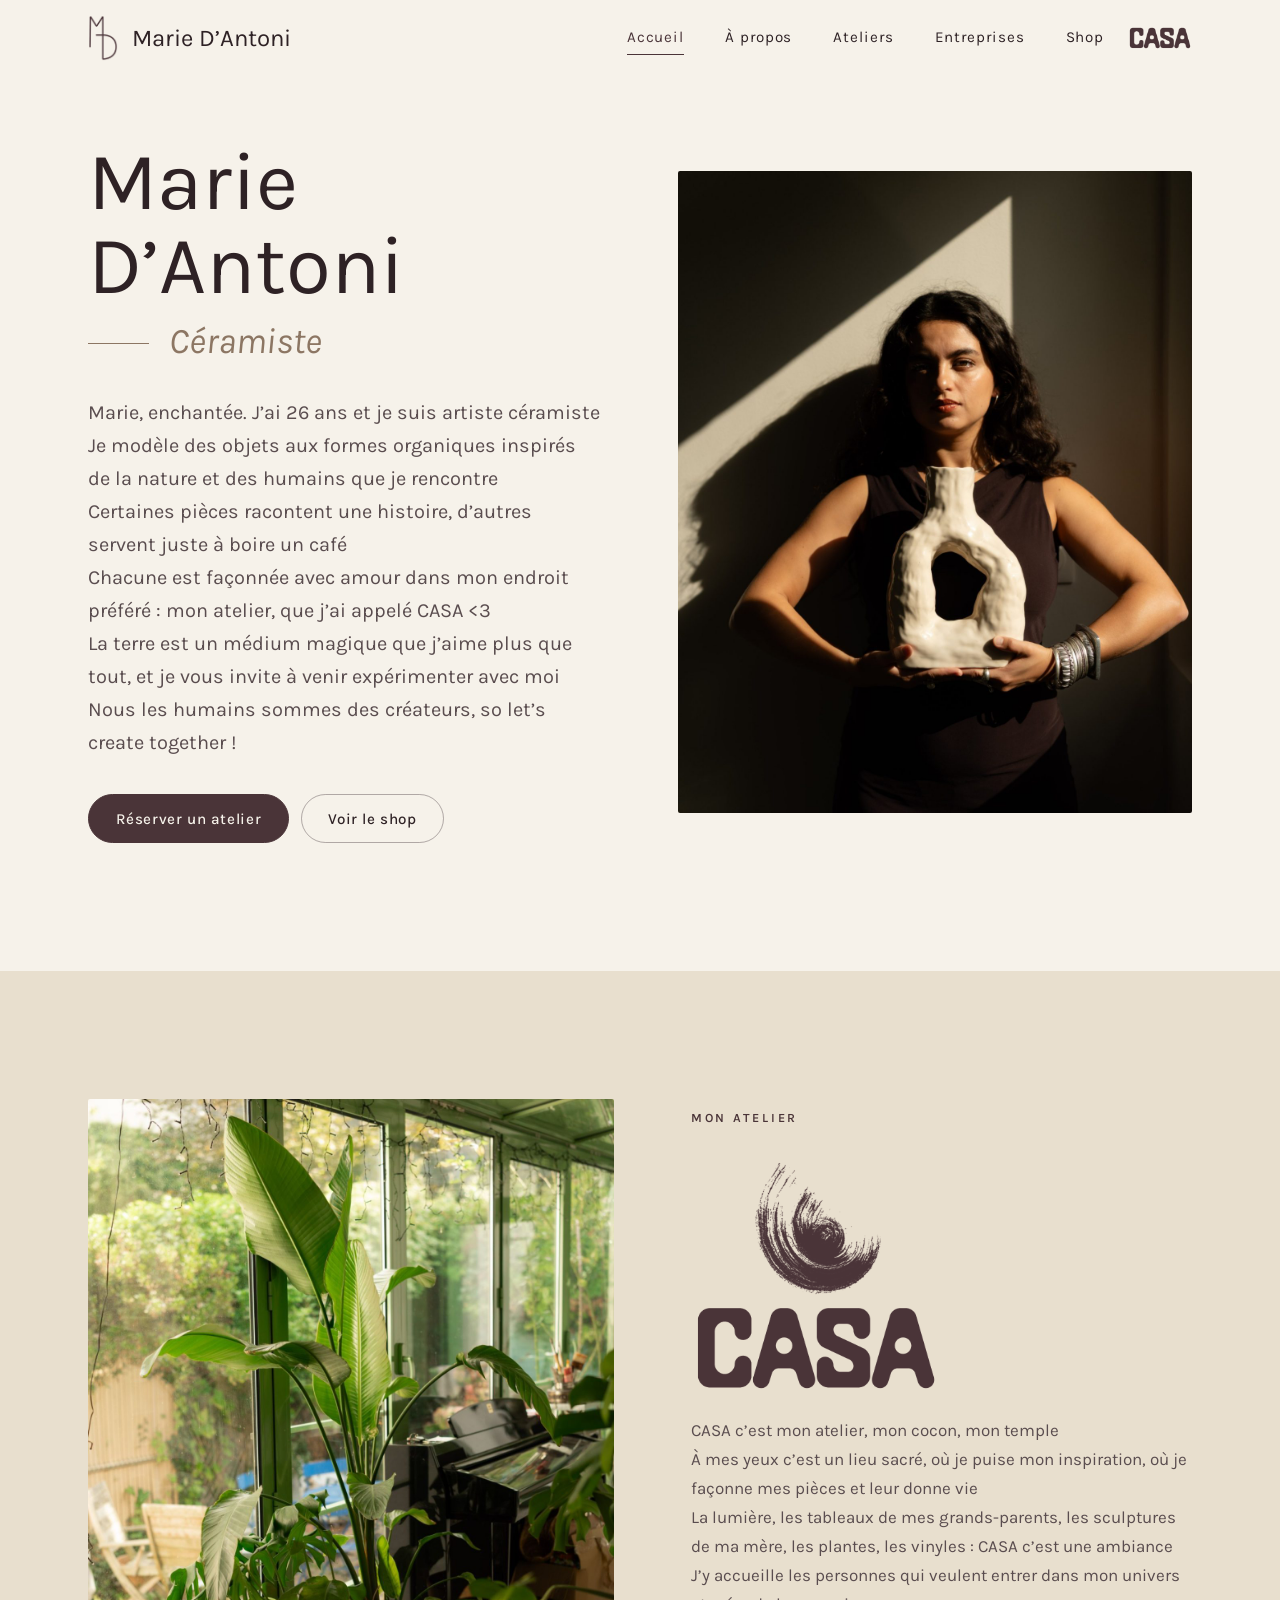
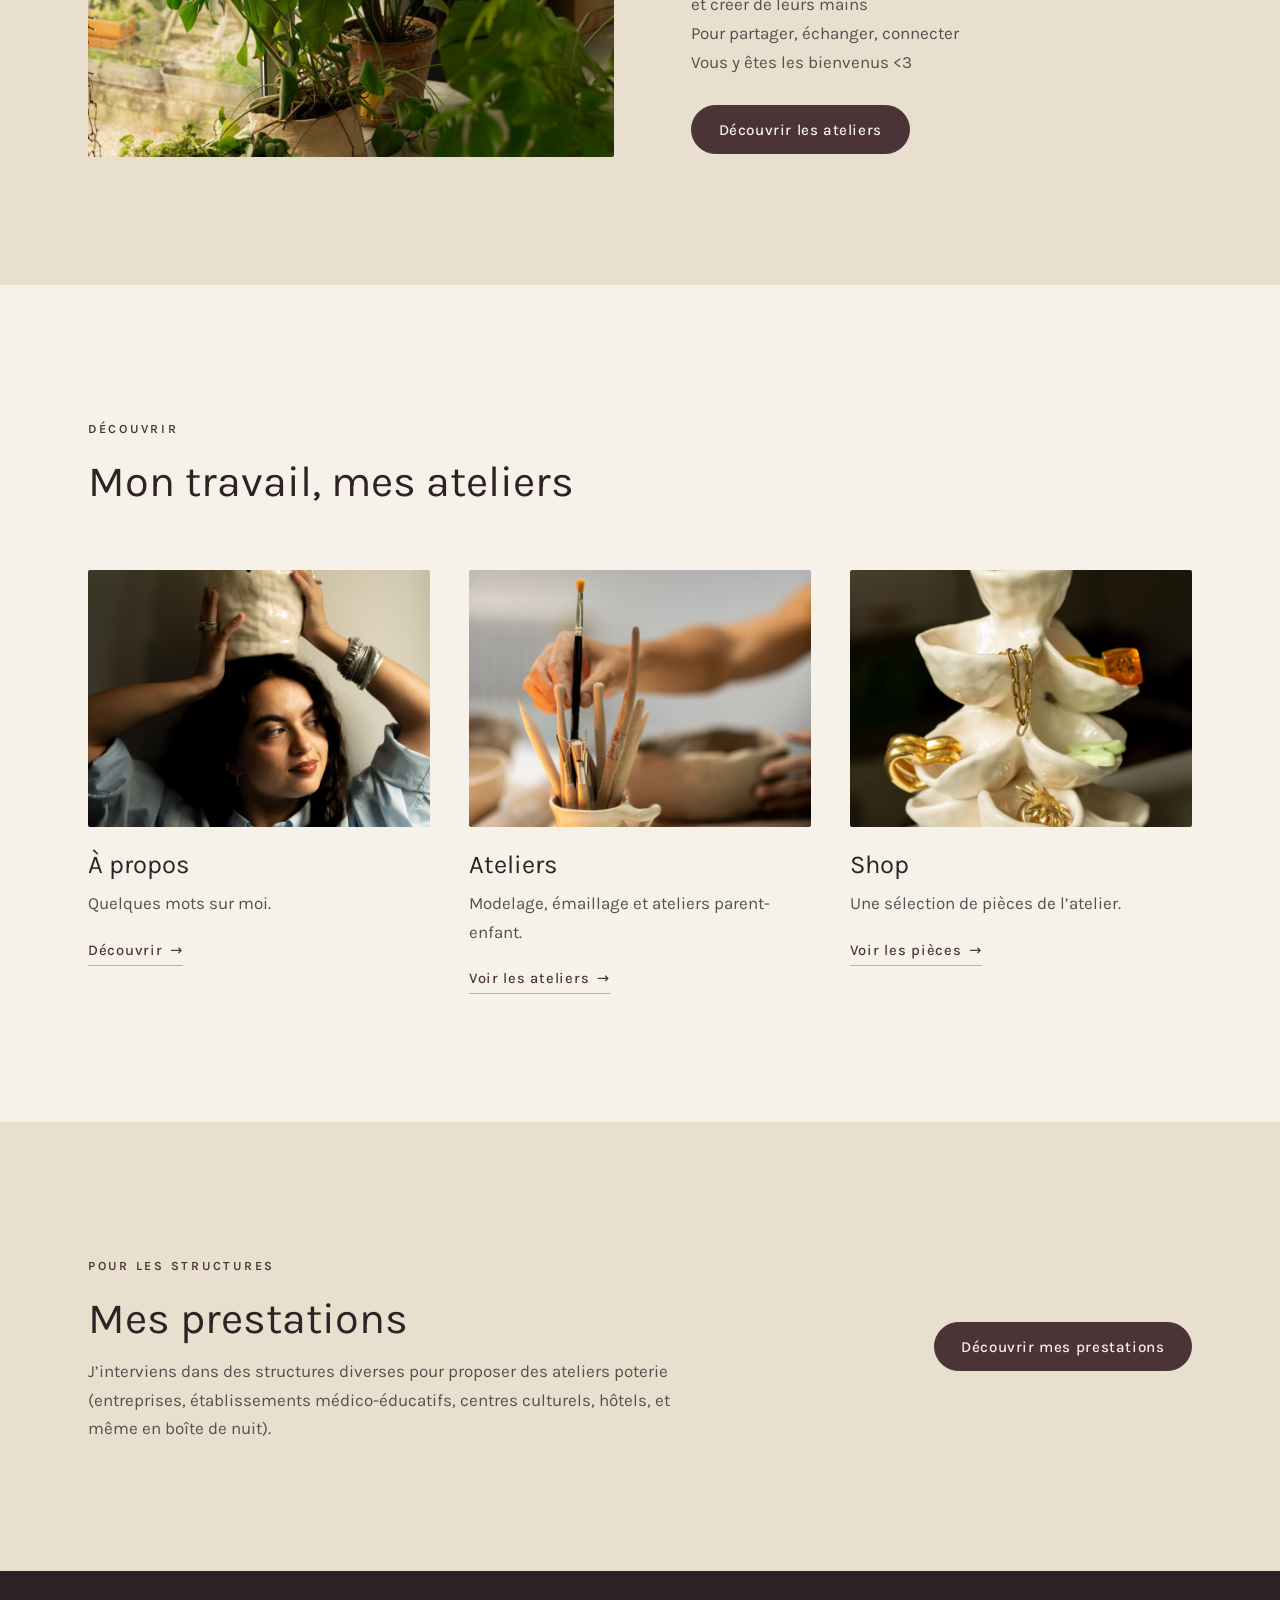
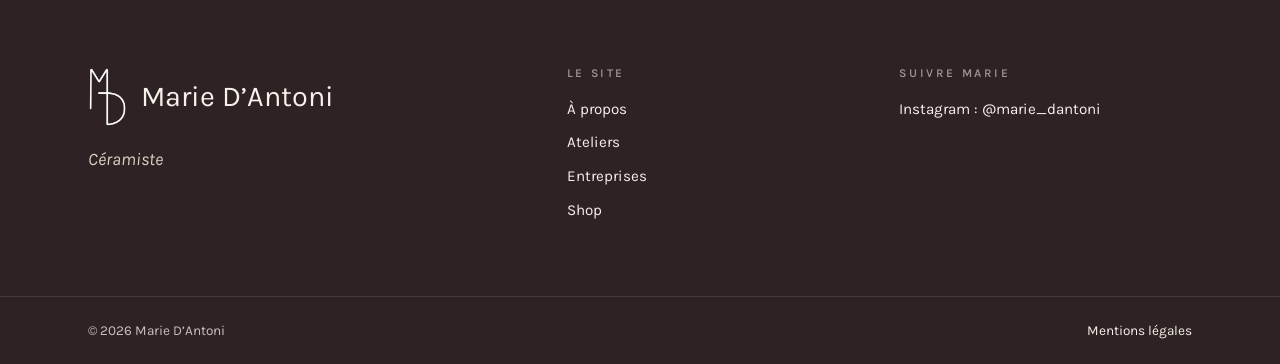
<file: index.html>
<!doctype html>
<html lang="fr">
<head>
  <meta charset="utf-8">
  <meta name="viewport" content="width=device-width, initial-scale=1">
  <title>Marie D’Antoni · Céramiste</title>
  <!-- À COMPLÉTER : description proposée, à valider -->
  <meta name="description" content="Marie D’Antoni, artiste céramiste à Sceaux : objets aux formes organiques modelés à la main, ateliers de modelage et d’émaillage à CASA, son atelier, et ateliers poterie pour les structures.">
  <meta name="theme-color" content="#F6F2EA">
  <!-- Balises de partage (seul endroit avec l’adresse complète du site) -->
  <meta property="og:type" content="website">
  <meta property="og:locale" content="fr_FR">
  <meta property="og:site_name" content="Marie D’Antoni, céramiste">
  <meta property="og:title" content="Marie D’Antoni · Céramiste">
  <meta property="og:description" content="Artiste céramiste à Sceaux : pièces modelées à la main, ateliers à CASA, son atelier, et ateliers pour les structures.">
  <meta property="og:url" content="https://mariedantoni.fr/">
  <meta property="og:image" content="https://mariedantoni.fr/img/partage-4.jpg">
  <meta property="og:image:width" content="1200">
  <meta property="og:image:height" content="630">
  <meta property="og:image:alt" content="Marie D’Antoni, céramiste">
  <meta name="twitter:card" content="summary_large_image">
  <link rel="canonical" href="https://mariedantoni.fr/">
  <link rel="icon" href="img/favicon-md.png" type="image/png">
  <link rel="apple-touch-icon" href="img/favicon-md.png">
  <link rel="preconnect" href="https://fonts.googleapis.com">
  <link rel="preconnect" href="https://fonts.gstatic.com" crossorigin>
  <link rel="stylesheet" href="https://fonts.googleapis.com/css2?family=Karla:ital,wght@0,400;0,500;0,600;1,400&amp;display=swap">
  <link rel="stylesheet" href="css/style.css?v=13">
  <script>document.documentElement.classList.add('js');setTimeout(function(){if(!window.mdaPret)document.documentElement.classList.remove('js')},3000);</script>
  <script src="js/main.js?v=2" defer></script>
</head>
<body>
  <a class="aller-au-contenu" href="#contenu">Aller au contenu</a>

  <header class="entete">
    <div class="entete-inner">
      <a class="marque" href="index.html"><img class="marque-logo" src="img/logo-md-brun.png" alt="" width="261" height="400">Marie D’Antoni</a>
      <button class="menu-bouton" type="button" aria-expanded="false" aria-controls="menu" aria-label="Ouvrir le menu"><span></span><span></span></button>
      <nav id="menu" class="menu" aria-label="Menu principal">
        <ul>
          <li><a href="index.html" aria-current="page">Accueil</a></li>
          <li><a href="presentation.html">À propos</a></li>
          <li><a href="ateliers.html">Ateliers</a></li>
          <li><a href="ateliers-entreprise.html">Entreprises</a></li>
          <li><a href="boutique.html">Shop</a></li>
        </ul>
      </nav>
      <a class="entete-casa" href="ateliers.html"><img src="img/logo-casa-brun.png" alt="CASA, l’atelier" width="800" height="301"></a>
    </div>
  </header>

  <main id="contenu">

    <section class="accueil-hero">
      <div class="conteneur">
        <div class="hero-texte">
          <h1 class="apparition">Marie D’Antoni <span class="metier">Céramiste</span></h1>
          <!-- Texte de Marie (texte 1) : les retours à la ligne et l’absence de points sont voulus -->
          <p class="chapo apparition apparition--2">Marie, enchantée. J’ai 26 ans et je suis artiste céramiste<br>
          Je modèle des objets aux formes organiques inspirés de la nature et des humains que je rencontre<br>
          Certaines pièces racontent une histoire, d’autres servent juste à boire un café<br>
          Chacune est façonnée avec amour dans mon endroit préféré&nbsp;: mon atelier, que j’ai appelé CASA &lt;3<br>
          La terre est un médium magique que j’aime plus que tout, et je vous invite à venir expérimenter avec moi<br>
          Nous les humains sommes des créateurs, so let’s create together&nbsp;!</p>
          <div class="boutons apparition apparition--3">
            <a class="bouton" href="ateliers.html">Réserver un atelier</a>
            <a class="bouton bouton--contour" href="boutique.html">Voir le shop</a>
          </div>
        </div>
        <!-- Grande photo d’accueil, format portrait 4:5 (1280 × 1600 px) -->
        <div class="cadre cadre--4x5 ton-terre apparition apparition--2">
          <img src="img/accueil-marie-1.jpg" alt="Marie D’Antoni tenant un vase en céramique blanc, dans un rayon de soleil" width="1280" height="1600" fetchpriority="high">
        </div>
      </div>
    </section>

    <!-- Texte de Marie (texte 2) -->
    <section class="section section--biscuit">
      <div class="conteneur duo duo--inverse">
        <div class="texte reveal">
          <p class="surtitre">Mon atelier</p>
          <h2 class="titre-logo"><img src="img/logo-casa-spirale-brun.png" alt="CASA" width="700" height="670"></h2>
          <p>CASA c’est mon atelier, mon cocon, mon temple<br>
          À mes yeux c’est un lieu sacré, où je puise mon inspiration, où je façonne mes pièces et leur donne vie<br>
          La lumière, les tableaux de mes grands-parents, les sculptures de ma mère, les plantes, les vinyles&nbsp;: CASA c’est une ambiance<br>
          J’y accueille les personnes qui veulent entrer dans mon univers et créer de leurs mains<br>
          Pour partager, échanger, connecter<br>
          Vous y êtes les bienvenus &lt;3</p>
          <div class="boutons">
            <a class="bouton" href="ateliers.html">Découvrir les ateliers</a>
          </div>
        </div>
        <!-- Photo de CASA, format 4:5 (1280 × 1600 px) -->
        <div class="cadre cadre--4x5 ton-gres reveal" style="--d: 1">
          <img src="img/accueil-casa-1.jpg" alt="Plantes vertes dans la véranda de CASA, l’atelier, avec un piano et le jardin derrière les vitres" width="1280" height="1600" loading="lazy">
        </div>
      </div>
    </section>

    <section class="section">
      <div class="conteneur">
        <div class="section-tete reveal">
          <p class="surtitre">Découvrir</p>
          <h2>Mon travail, mes ateliers</h2>
        </div>

        <div class="grille-3">
          <a class="item reveal" href="presentation.html">
            <div class="cadre cadre--4x3 ton-gres">
              <img src="img/vignette-apropos-1.jpg" alt="Marie D’Antoni tenant un vase en céramique sur la tête" width="1600" height="1200" loading="lazy">
            </div>
            <h3>À propos</h3>
            <p>Quelques mots sur moi.</p>
            <span class="lien-fleche">Découvrir</span>
          </a>

          <a class="item reveal" style="--d: 1" href="ateliers.html">
            <div class="cadre cadre--4x3 ton-celadon">
              <img src="img/vignette-ateliers-1.jpg" alt="Outils de modelage dans un pichet en céramique, pendant un atelier" width="1600" height="1200" loading="lazy">
            </div>
            <h3>Ateliers</h3>
            <p>Modelage, émaillage et ateliers parent-enfant.</p>
            <span class="lien-fleche">Voir les ateliers</span>
          </a>

          <a class="item reveal" style="--d: 2" href="boutique.html">
            <div class="cadre cadre--4x3 ton-nuit">
              <img src="img/vignette-shop-1.jpg" alt="Porte-bijoux en céramique blanche garni de bagues et de chaînes" width="1600" height="1200" loading="lazy">
            </div>
            <h3>Shop</h3>
            <p>Une sélection de pièces de l’atelier.</p>
            <span class="lien-fleche">Voir les pièces</span>
          </a>
        </div>
      </div>
    </section>
    <!-- Texte de Marie (première phrase du texte 5 ; le texte entier est sur la page Entreprises) -->
    <section class="section section--biscuit">
      <div class="conteneur bandeau-entreprises reveal">
        <div>
          <p class="surtitre">Pour les structures</p>
          <h2>Mes prestations</h2>
          <p>J’interviens dans des structures diverses pour proposer des ateliers poterie (entreprises, établissements médico-éducatifs, centres culturels, hôtels, et même en boîte de nuit).</p>
        </div>
        <a class="bouton" href="ateliers-entreprise.html">Découvrir mes prestations</a>
      </div>
    </section>

  </main>

  <footer class="pied">
    <div class="conteneur pied-inner">
      <div class="pied-marque">
        <a class="marque" href="index.html"><img class="marque-logo" src="img/logo-md-blanc.png" alt="" width="261" height="400">Marie D’Antoni</a>
        <p class="pied-metier">Céramiste</p>
      </div>
      <nav aria-label="Pied de page">
        <h2 class="pied-titre">Le site</h2>
        <ul>
          <li><a href="presentation.html">À propos</a></li>
          <li><a href="ateliers.html">Ateliers</a></li>
          <li><a href="ateliers-entreprise.html">Entreprises</a></li>
          <li><a href="boutique.html">Shop</a></li>
        </ul>
      </nav>
      <div>
        <h2 class="pied-titre">Suivre Marie</h2>
        <!-- Plus tard : ajouter ici le compte Instagram de l’atelier (Casa Atelier), sur le même modèle -->
        <ul>
          <li><a href="https://www.instagram.com/marie_dantoni/" rel="me">Instagram&nbsp;: @marie_dantoni</a></li>
        </ul>
      </div>
    </div>
    <div class="pied-bas">
      <div class="conteneur">
        <p>© <span data-annee>2026</span> Marie D’Antoni</p>
        <a href="mentions-legales.html">Mentions légales</a>
      </div>
    </div>
  </footer>
</body>
</html>
</file>
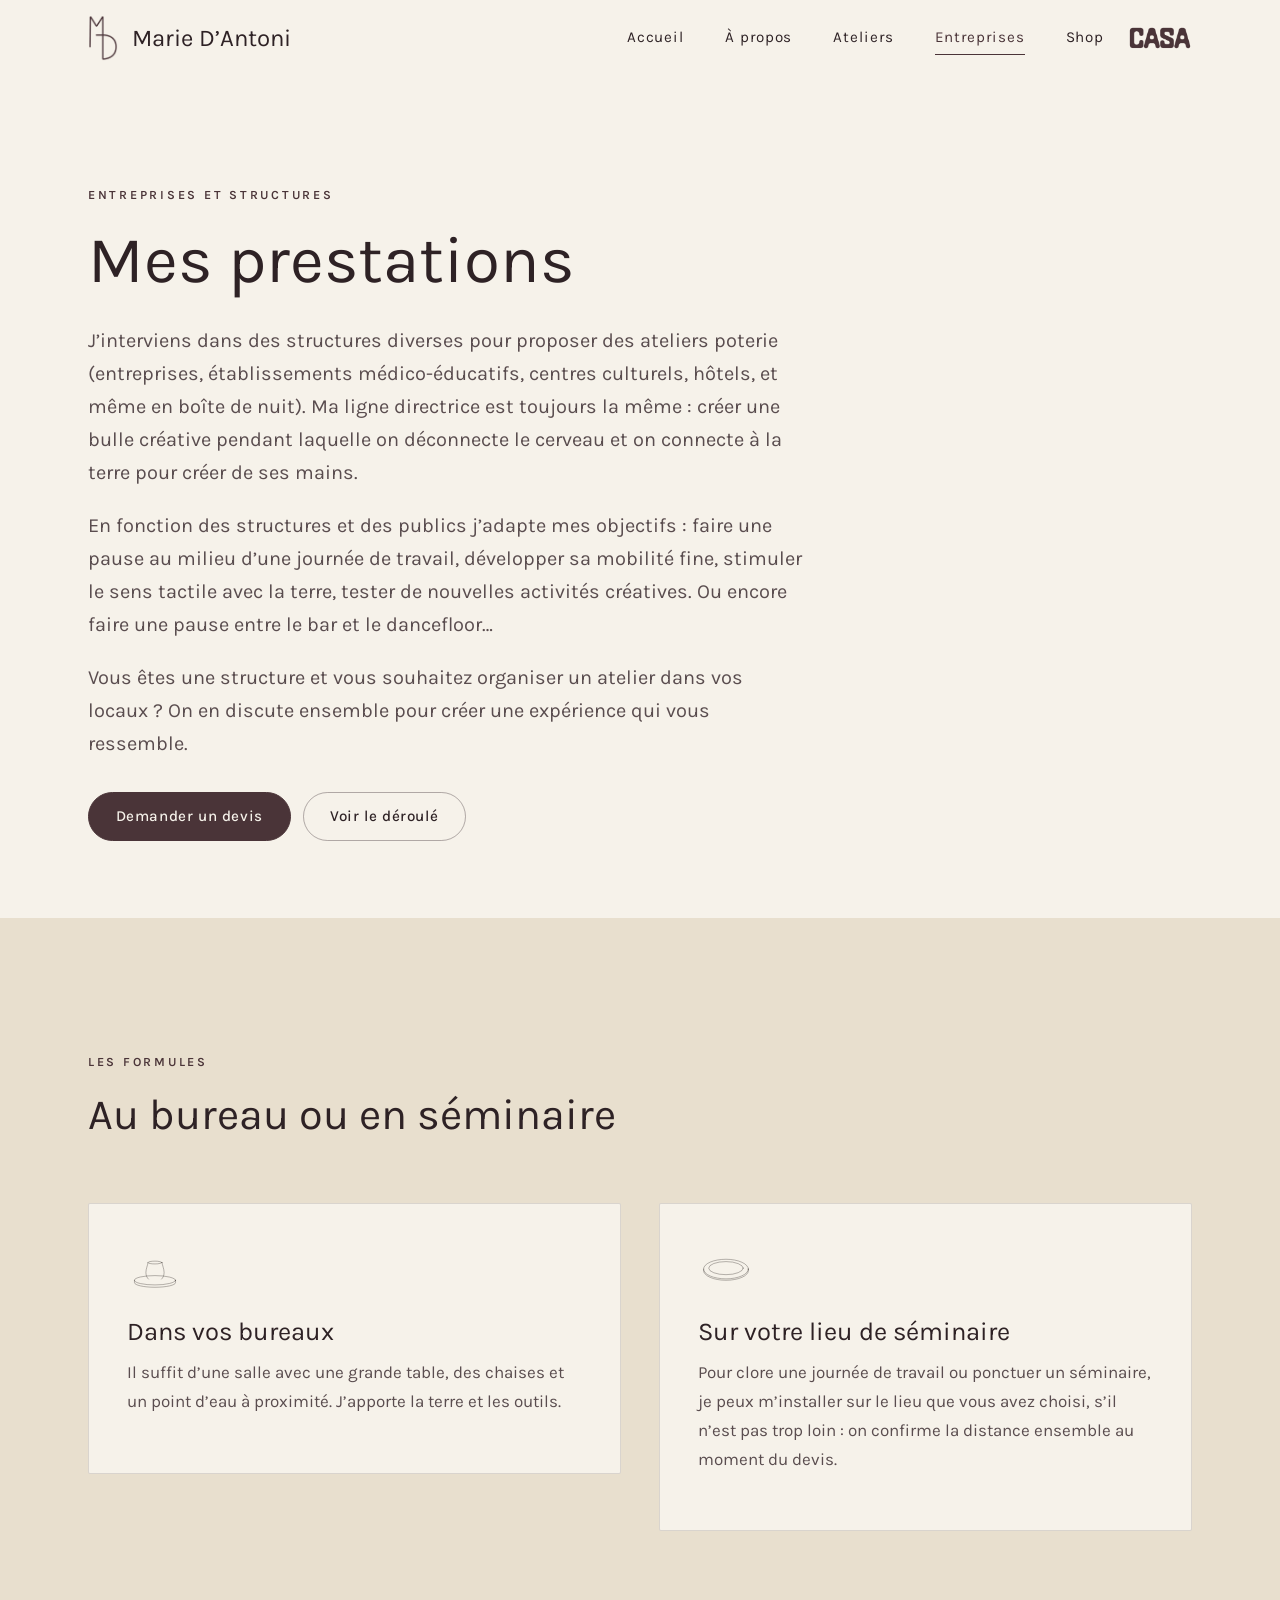
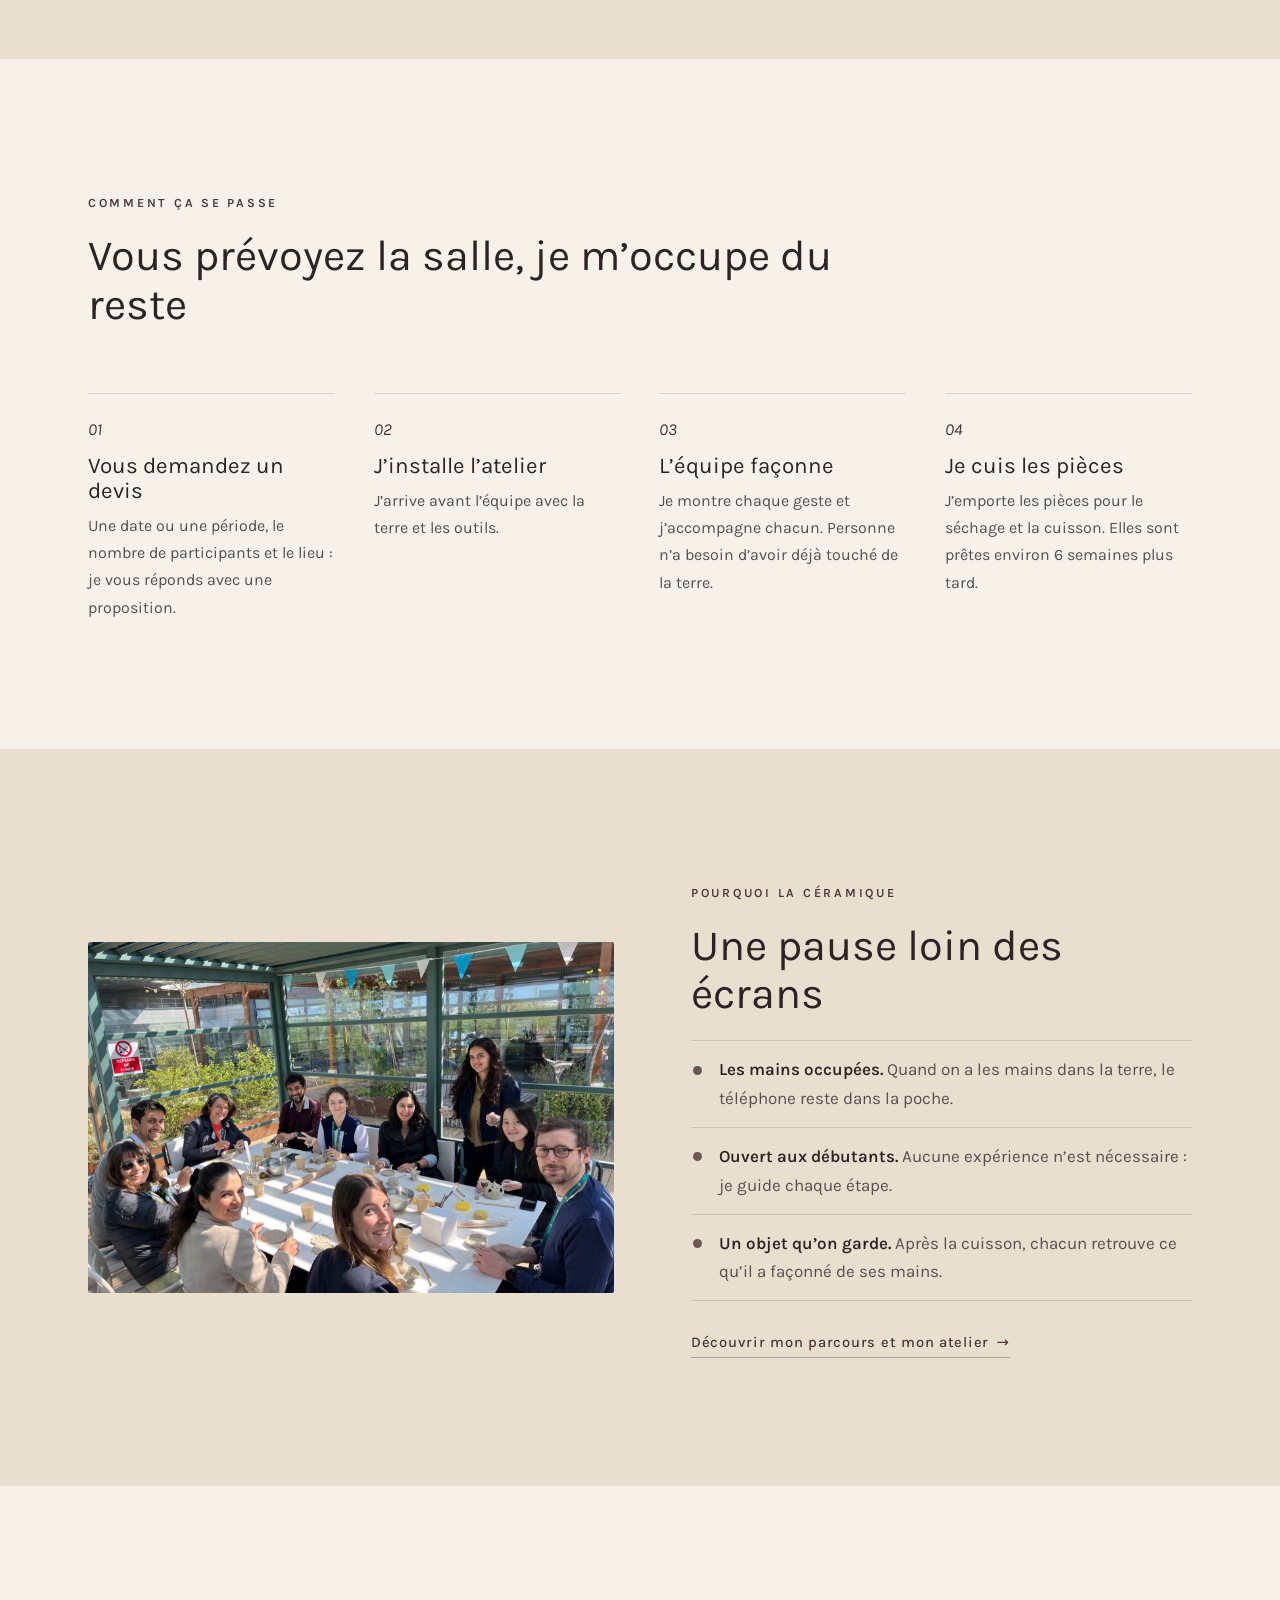
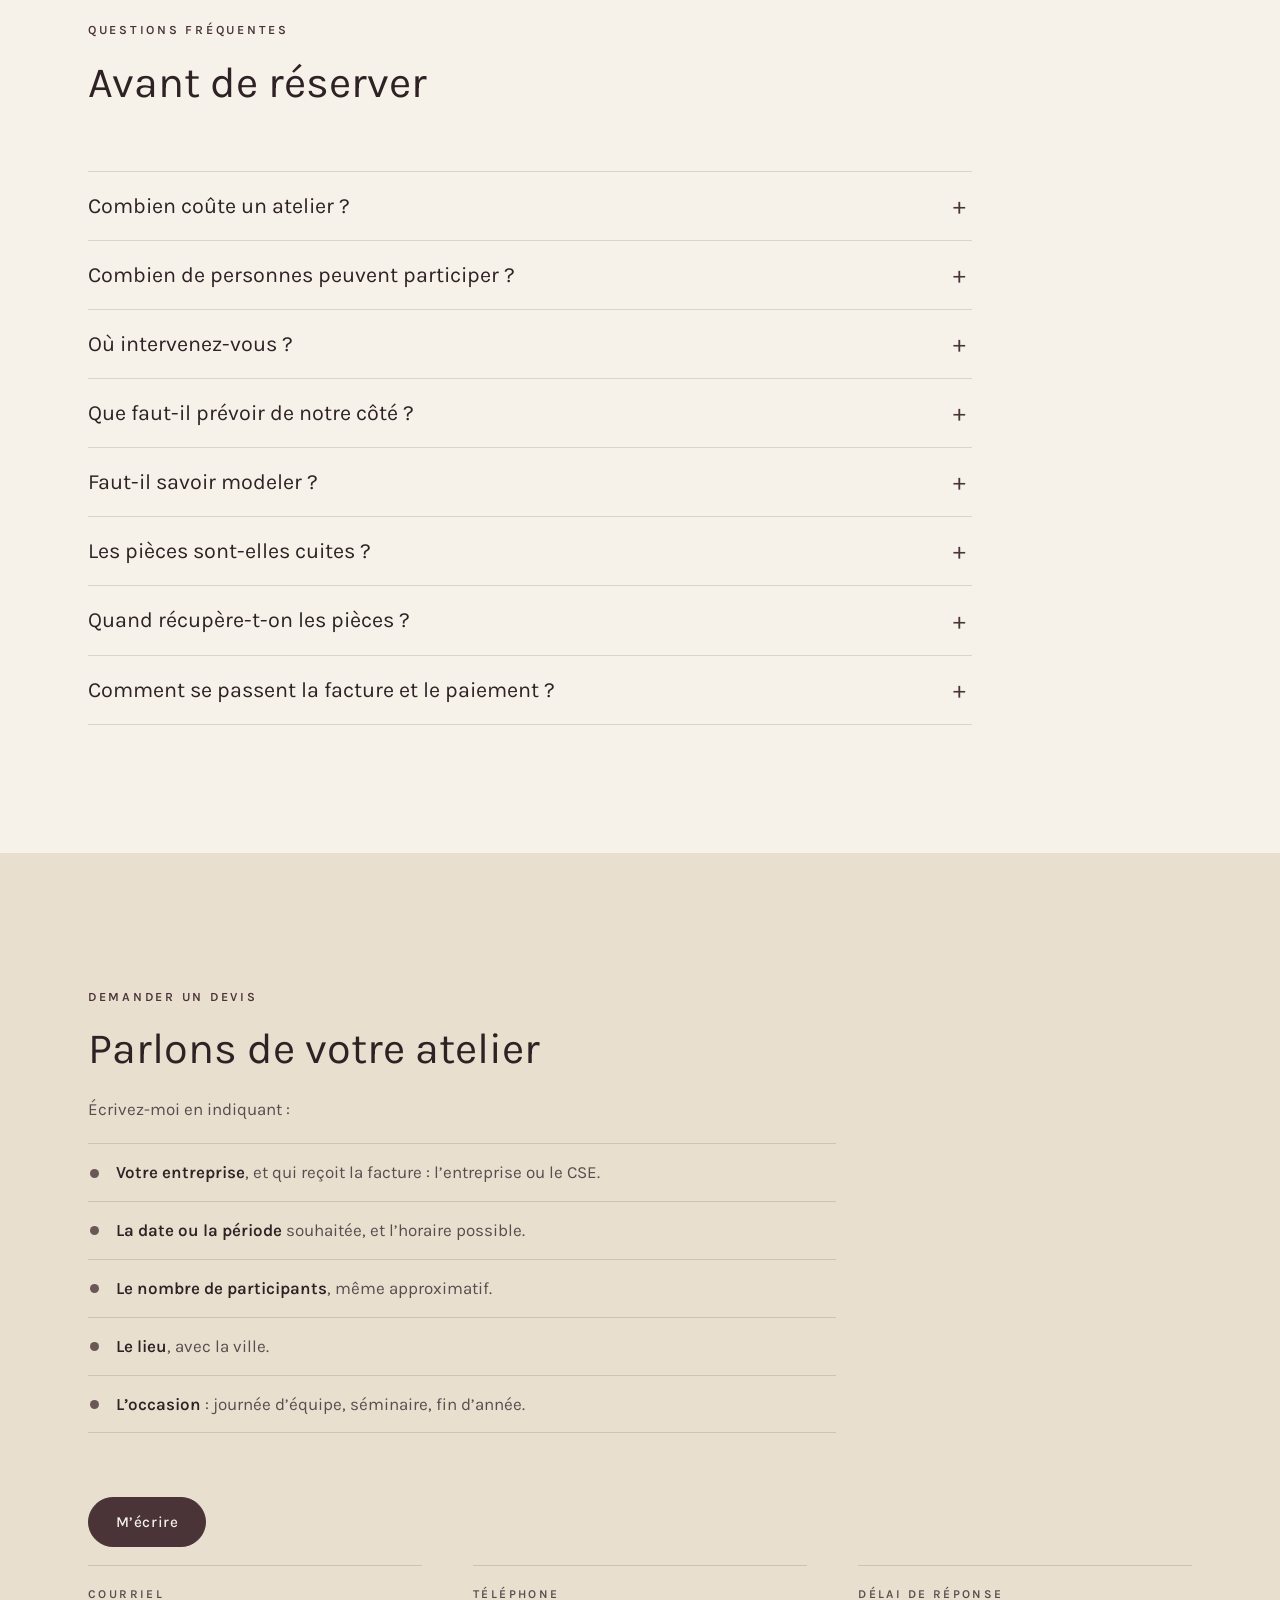
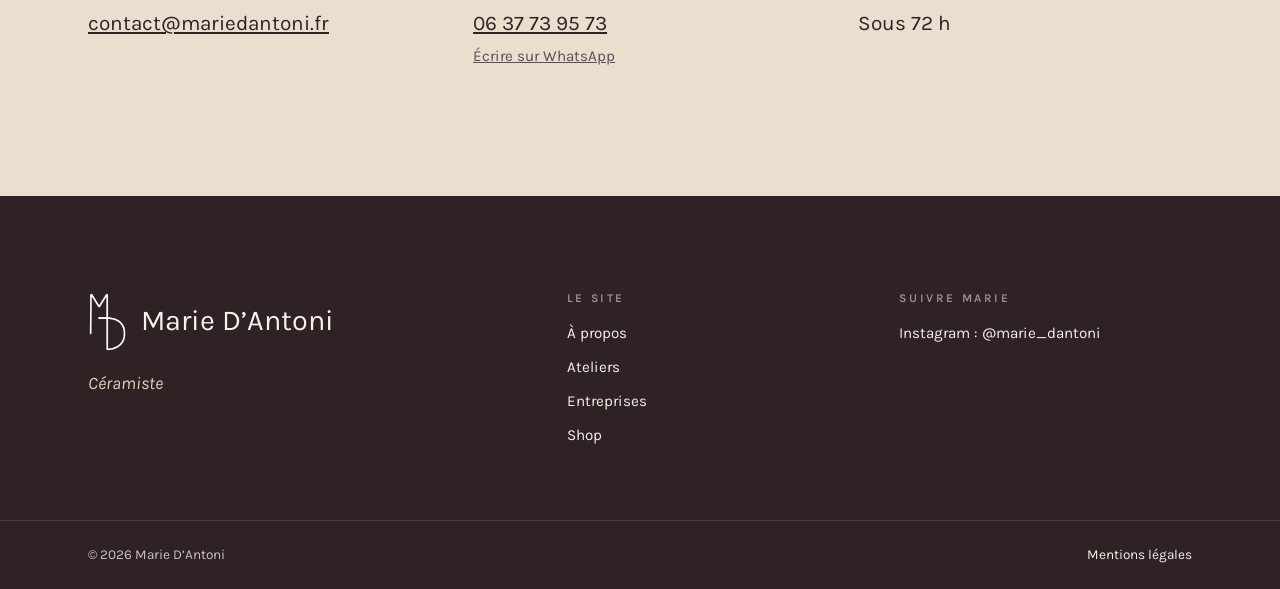
<file: ateliers-entreprise.html>
<!doctype html>
<html lang="fr">
<head>
  <meta charset="utf-8">
  <meta name="viewport" content="width=device-width, initial-scale=1">
  <title>Entreprises et structures · Marie D’Antoni, céramiste</title>
  <!-- Description proposée, à valider (zone : Paris et banlieue, confirmée par Marie le 09/10/2026). -->
  <meta name="description" content="Ateliers poterie dans vos locaux, à Paris et en banlieue : entreprises, établissements médico-éducatifs, centres culturels, hôtels. Marie D’Antoni, céramiste, crée une bulle créative adaptée à votre structure.">
  <meta name="theme-color" content="#F6F2EA">
  <!-- Balises de partage (seul endroit avec l’adresse complète du site) -->
  <meta property="og:type" content="website">
  <meta property="og:locale" content="fr_FR">
  <meta property="og:site_name" content="Marie D’Antoni, céramiste">
  <meta property="og:title" content="Entreprises et structures · Marie D’Antoni, céramiste">
  <meta property="og:description" content="Ateliers poterie dans vos locaux, à Paris et en banlieue : entreprises, établissements médico-éducatifs, centres culturels, hôtels.">
  <meta property="og:url" content="https://mariedantoni.fr/ateliers-entreprise.html">
  <meta property="og:image" content="https://mariedantoni.fr/img/partage-4.jpg">
  <meta property="og:image:width" content="1200">
  <meta property="og:image:height" content="630">
  <meta property="og:image:alt" content="Marie D’Antoni, céramiste">
  <meta name="twitter:card" content="summary_large_image">
  <link rel="canonical" href="https://mariedantoni.fr/ateliers-entreprise.html">
  <link rel="icon" href="img/favicon-md.png" type="image/png">
  <link rel="apple-touch-icon" href="img/favicon-md.png">
  <link rel="preconnect" href="https://fonts.googleapis.com">
  <link rel="preconnect" href="https://fonts.gstatic.com" crossorigin>
  <link rel="stylesheet" href="https://fonts.googleapis.com/css2?family=Karla:ital,wght@0,400;0,500;0,600;1,400&amp;display=swap">
  <link rel="stylesheet" href="css/style.css?v=13">
  <script>document.documentElement.classList.add('js');setTimeout(function(){if(!window.mdaPret)document.documentElement.classList.remove('js')},3000);</script>
  <script src="js/main.js?v=2" defer></script>
</head>
<body>
  <a class="aller-au-contenu" href="#contenu">Aller au contenu</a>

  <header class="entete">
    <div class="entete-inner">
      <a class="marque" href="index.html"><img class="marque-logo" src="img/logo-md-brun.png" alt="" width="261" height="400">Marie D’Antoni</a>
      <button class="menu-bouton" type="button" aria-expanded="false" aria-controls="menu" aria-label="Ouvrir le menu"><span></span><span></span></button>
      <nav id="menu" class="menu" aria-label="Menu principal">
        <ul>
          <li><a href="index.html">Accueil</a></li>
          <li><a href="presentation.html">À propos</a></li>
          <li><a href="ateliers.html">Ateliers</a></li>
          <li><a href="ateliers-entreprise.html" aria-current="page">Entreprises</a></li>
          <li><a href="boutique.html">Shop</a></li>
        </ul>
      </nav>
      <a class="entete-casa" href="ateliers.html"><img src="img/logo-casa-brun.png" alt="CASA, l’atelier" width="800" height="301"></a>
    </div>
  </header>

  <main id="contenu">

    <!-- Page pensée pour les entreprises (équipes, séminaires, fêtes de fin d’année).
         Textes proposés à partir de l’étude « Profil type et grille de score » (07/10/2026), relus le 07/10 au soir :
         tout ce qui engage Marie (tarifs, nombre de participants, durée, délais, zone, lieu de séminaire) reste à compléter.
         Ne rien écrire sur la fiscalité (avantage en nature, cadeaux du CSE) sans avis d’un expert-comptable.
         Pas de « HT » tant que le régime de TVA de Marie n’est pas connu (en franchise : « TVA non applicable, art. 293 B du CGI »). -->

    <section class="entete-page">
      <div class="conteneur">
        <p class="surtitre apparition">Entreprises et structures</p>
        <h1 class="apparition">Mes prestations</h1>
        <!-- Texte de Marie (texte 5) -->
        <p class="chapo apparition apparition--2">J’interviens dans des structures diverses pour proposer des ateliers poterie (entreprises, établissements médico-éducatifs, centres culturels, hôtels, et même en boîte de nuit). Ma ligne directrice est toujours la même&nbsp;: créer une bulle créative pendant laquelle on déconnecte le cerveau et on connecte à la terre pour créer de ses mains.</p>
        <p class="chapo apparition apparition--2">En fonction des structures et des publics j’adapte mes objectifs&nbsp;: faire une pause au milieu d’une journée de travail, développer sa mobilité fine, stimuler le sens tactile avec la terre, tester de nouvelles activités créatives. Ou encore faire une pause entre le bar et le dancefloor…</p>
        <p class="chapo apparition apparition--2">Vous êtes une structure et vous souhaitez organiser un atelier dans vos locaux&nbsp;? On en discute ensemble pour créer une expérience qui vous ressemble.</p>
        <div class="boutons apparition apparition--3">
          <a class="bouton" href="#devis">Demander un devis</a>
          <a class="bouton bouton--contour" href="#deroule">Voir le déroulé</a>
        </div>
        <!-- Encadré « Un atelier avant Noël ? » masqué à la demande de Marie (09/10/2026). Pour le remettre, retirer les marques de commentaire.
             Date limite = date de remise voulue (vers le 18 décembre) moins le délai de séchage et de cuisson.
        <div class="encart">
          <div>
            <h2>Un atelier avant Noël&nbsp;?</h2>
            <p>Pour que les pièces soient cuites et prêtes avant les fêtes, l’atelier doit avoir lieu au plus tard le <span class="a-completer">[date limite à compléter]</span>. Passé cette date, elles seront remises après les fêtes.</p>
          </div>
          <a class="bouton" href="#devis">Proposer une date</a>
        </div>
        -->
      </div>
    </section>

    <section class="section section--biscuit">
      <div class="conteneur">
        <div class="section-tete reveal">
          <p class="surtitre">Les formules</p>
          <h2>Au bureau ou en séminaire</h2>
        </div>
                <div class="grille-2">
          <article class="carte reveal">
            <img class="carte-forme" src="img/formes/tour.svg" alt="">
            <h3>Dans vos bureaux</h3>
            <p>Il suffit d’une salle avec une grande table, des chaises et un point d’eau à proximité. J’apporte la terre et les outils.</p>
          </article>

          <article class="carte reveal" style="--d: 1">
            <img class="carte-forme" src="img/formes/plat.svg" alt="">
            <h3>Sur votre lieu de séminaire</h3>
            <p>Pour clore une journée de travail ou ponctuer un séminaire, je peux m’installer sur le lieu que vous avez choisi, s’il n’est pas trop loin&nbsp;: on confirme la distance ensemble au moment du devis.</p>
          </article>

          <!-- Carte « Pour la fin d’année » masquée à la demande de Marie (09/10/2026). Pour la remettre, retirer les marques de commentaire et repasser la grille en « grille-3 ».
          <article class="carte reveal" style="--d: 2">
            <img class="carte-forme" src="img/formes/tasse.svg" alt="">
            <h3>Pour la fin d’année</h3>
            <p>Un moment calme avant les fêtes. Si l’atelier a lieu avant la date limite, les pièces sont cuites et prêtes à temps pour être offertes ou gardées.</p>
            <dl>
              <dt>Date limite</dt><dd><span class="a-completer">[à compléter]</span></dd>
              <dt>Pièces prêtes</dt><dd><span class="a-completer">[avant le … à compléter]</span></dd>
            </dl>
          </article>
          -->
        </div>
      </div>
    </section>

    <section class="section" id="deroule">
      <div class="conteneur">
        <div class="section-tete reveal">
          <p class="surtitre">Comment ça se passe</p>
          <h2>Vous prévoyez la salle, je m’occupe du reste</h2>
        </div>
        <!-- À COMPLÉTER : déroulé proposé, à adapter à la façon de travailler de Marie -->
        <ol class="etapes" role="list">
          <li class="etape reveal">
            <span class="etape-num">01</span>
            <h3>Vous demandez un devis</h3>
            <p>Une date ou une période, le nombre de participants et le lieu&nbsp;: je vous réponds avec une proposition.</p>
          </li>
          <li class="etape reveal" style="--d: 1">
            <span class="etape-num">02</span>
            <h3>J’installe l’atelier</h3>
            <p>J’arrive avant l’équipe avec la terre et les outils.</p>
          </li>
          <li class="etape reveal" style="--d: 2">
            <span class="etape-num">03</span>
            <h3>L’équipe façonne</h3>
            <p>Je montre chaque geste et j’accompagne chacun. Personne n’a besoin d’avoir déjà touché de la terre.</p>
          </li>
          <li class="etape reveal" style="--d: 3">
            <span class="etape-num">04</span>
            <h3>Je cuis les pièces</h3>
            <p>J’emporte les pièces pour le séchage et la cuisson. Elles sont prêtes environ 6&nbsp;semaines plus tard.</p>
          </li>
        </ol>
      </div>
    </section>

    <section class="section section--biscuit">
      <div class="conteneur duo">
        <!-- Photo d’un atelier en entreprise, format 3:2 (1600 × 1066 px) -->
        <div class="cadre cadre--3x2 ton-terre reveal">
          <img src="img/entreprises-atelier-2.jpg" alt="Atelier poterie en entreprise : Marie D’Antoni et des salariés souriants autour d’une grande table, sur une terrasse" width="1600" height="1066" loading="lazy">
        </div>
        <div class="texte reveal" style="--d: 1">
          <p class="surtitre">Pourquoi la céramique</p>
          <h2>Une pause loin des écrans</h2>
          <!-- À COMPLÉTER : arguments proposés, à valider. Éviter les promesses du type « soude l’équipe en une séance ». -->
          <ul class="points" role="list">
            <li><strong>Les mains occupées.</strong> Quand on a les mains dans la terre, le téléphone reste dans la poche.</li>
            <li><strong>Ouvert aux débutants.</strong> Aucune expérience n’est nécessaire&nbsp;: je guide chaque étape.</li>
            <li><strong>Un objet qu’on garde.</strong> Après la cuisson, chacun retrouve ce qu’il a façonné de ses mains.</li>
          </ul>
          <p class="lien-suite"><a class="lien-fleche" href="presentation.html">Découvrir mon parcours et mon atelier</a></p>
        </div>
      </div>
    </section>

    <section class="section">
      <div class="conteneur">
        <div class="section-tete reveal">
          <p class="surtitre">Questions fréquentes</p>
          <h2>Avant de réserver</h2>
        </div>
        <!-- À COMPLÉTER : réponses proposées, à valider ou compléter par Marie -->
        <div class="faq reveal">
          <details>
            <summary>Combien coûte un atelier&nbsp;?</summary>
            <p>Le tarif est sur devis&nbsp;: on crée ensemble un atelier sur mesure selon vos envies et votre budget.</p>
          </details>
          <details>
            <summary>Combien de personnes peuvent participer&nbsp;?</summary>
            <p>De 5 à 20&nbsp;personnes par atelier.</p>
          </details>
          <details>
            <summary>Où intervenez-vous&nbsp;?</summary>
            <p>Paris intramuros et en banlieue&nbsp;: selon la ville, on voit ensemble le déplacement au moment du devis.</p>
          </details>
          <details>
            <summary>Que faut-il prévoir de notre côté&nbsp;?</summary>
            <p>Une salle avec une grande table, des chaises et un point d’eau à proximité. J’apporte tout le reste.</p>
          </details>
          <details>
            <summary>Faut-il savoir modeler&nbsp;?</summary>
            <p>Non. L’atelier est pensé pour des personnes qui n’ont jamais travaillé la terre. Je montre chaque geste et j’aide chacun à finir sa pièce.</p>
          </details>
          <details>
            <summary>Les pièces sont-elles cuites&nbsp;?</summary>
            <p>Oui. Ce n’est pas de l’argile qui sèche à l’air&nbsp;: je cuis les pièces au four, ce qui les rend solides et durables.</p>
          </details>
          <details>
            <summary>Quand récupère-t-on les pièces&nbsp;?</summary>
            <p>Environ 6&nbsp;semaines après l’atelier, le temps du séchage et de la cuisson. Je les livre ensuite à votre bureau, moi-même ou par colis.</p>
          </details>
          <details>
            <summary>Comment se passent la facture et le paiement&nbsp;?</summary>
            <p>J’établis un devis puis une facture au nom de votre entreprise ou de votre CSE. Un acompte de 30&nbsp;% confirme la date, le solde se règle par virement après l’atelier.</p>
          </details>
        </div>
      </div>
    </section>

    <section class="section section--biscuit" id="devis">
      <div class="conteneur">
        <div class="section-tete reveal">
          <p class="surtitre">Demander un devis</p>
          <h2>Parlons de votre atelier</h2>
          <p>Écrivez-moi en indiquant&nbsp;:</p>
          <!-- Si les messages de prospection partent d’une adresse que Marie lit, ajouter avant la liste : « Vous avez reçu un message de Marie ? Il suffit d’y répondre. » -->
          <ul class="points" role="list">
            <li><strong>Votre entreprise</strong>, et qui reçoit la facture&nbsp;: l’entreprise ou le CSE.</li>
            <li><strong>La date ou la période</strong> souhaitée, et l’horaire possible.</li>
            <li><strong>Le nombre de participants</strong>, même approximatif.</li>
            <li><strong>Le lieu</strong>, avec la ville.</li>
            <li><strong>L’occasion</strong>&nbsp;: journée d’équipe, séminaire, fin d’année.</li>
          </ul>
        </div>
        <p class="reveal"><a class="bouton" href="mailto:contact@mariedantoni.fr?subject=Atelier%20c%C3%A9ramique%20en%20entreprise%C2%A0%3A%20demande%20de%20devis&amp;body=Bonjour%20Marie%2C%0A%0ANous%20aimerions%20organiser%20un%20atelier%20c%C3%A9ramique%20pour%20notre%20%C3%A9quipe.%0A%0AEntreprise%C2%A0%3A%20%0ADate%20ou%20p%C3%A9riode%20souhait%C3%A9e%C2%A0%3A%20%0ANombre%20de%20participants%C2%A0%3A%20%0ALieu%20et%20ville%C2%A0%3A%20%0AOccasion%C2%A0%3A%20%0AFacture%20au%20nom%20de%20%28entreprise%20ou%20CSE%29%C2%A0%3A%20%0A%0AMerci%2C%0A">M’écrire</a></p>
        <dl class="coordonnees reveal">
          <div>
            <dt>Courriel</dt>
            <dd><a href="mailto:contact@mariedantoni.fr">contact@mariedantoni.fr</a></dd>
          </div>
          <div>
            <dt>Téléphone</dt>
            <dd><a href="tel:+33637739573">06&nbsp;37&nbsp;73&nbsp;95&nbsp;73</a><span class="coordonnees-note"><a href="https://wa.me/33637739573">Écrire sur WhatsApp</a></span></dd>
          </div>
          <div>
            <dt>Délai de réponse</dt>
            <dd>Sous 72&nbsp;h</dd>
          </div>
        </dl>
      </div>
    </section>

  </main>

  <footer class="pied">
    <div class="conteneur pied-inner">
      <div class="pied-marque">
        <a class="marque" href="index.html"><img class="marque-logo" src="img/logo-md-blanc.png" alt="" width="261" height="400">Marie D’Antoni</a>
        <p class="pied-metier">Céramiste</p>
      </div>
      <nav aria-label="Pied de page">
        <h2 class="pied-titre">Le site</h2>
        <ul>
          <li><a href="presentation.html">À propos</a></li>
          <li><a href="ateliers.html">Ateliers</a></li>
          <li><a href="ateliers-entreprise.html">Entreprises</a></li>
          <li><a href="boutique.html">Shop</a></li>
        </ul>
      </nav>
      <div>
        <h2 class="pied-titre">Suivre Marie</h2>
        <!-- Plus tard : ajouter ici le compte Instagram de l’atelier (Casa Atelier), sur le même modèle -->
        <ul>
          <li><a href="https://www.instagram.com/marie_dantoni/" rel="me">Instagram&nbsp;: @marie_dantoni</a></li>
        </ul>
      </div>
    </div>
    <div class="pied-bas">
      <div class="conteneur">
        <p>© <span data-annee>2026</span> Marie D’Antoni</p>
        <a href="mentions-legales.html">Mentions légales</a>
      </div>
    </div>
  </footer>
</body>
</html>
</file>
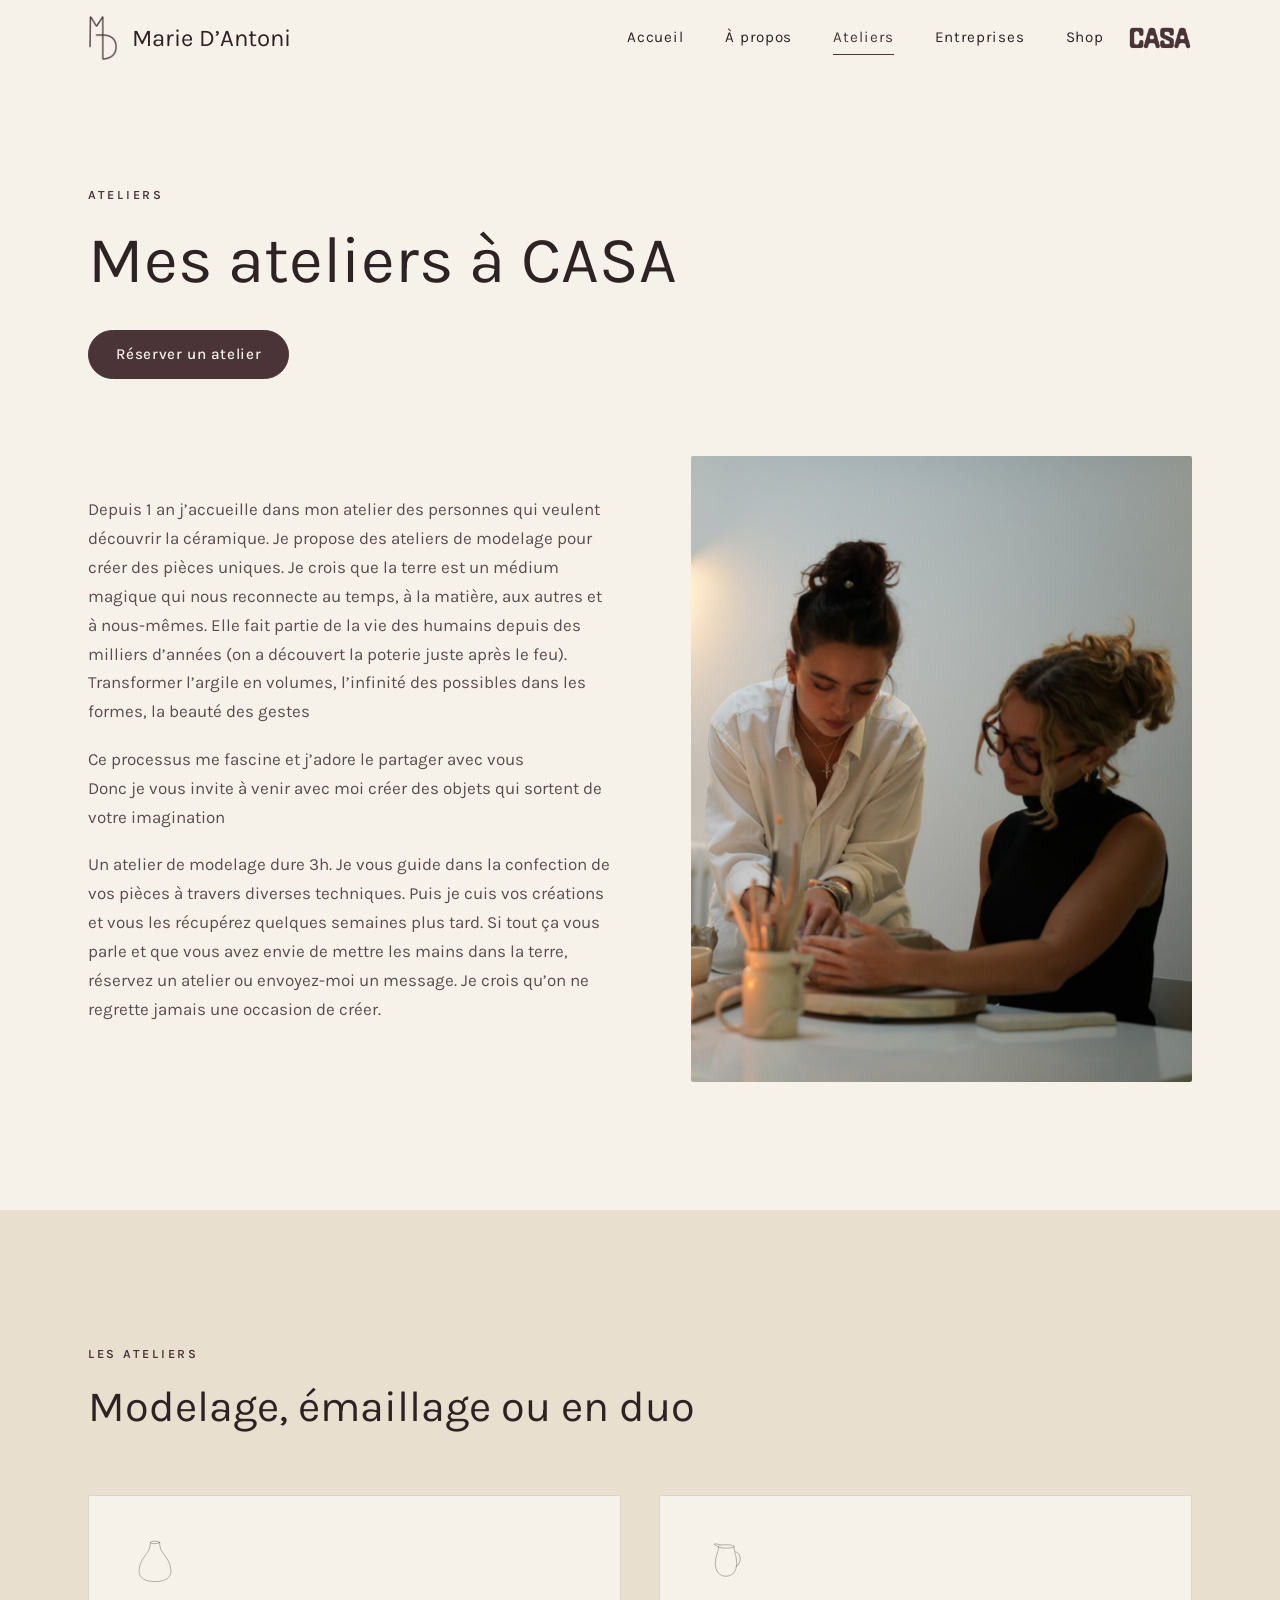
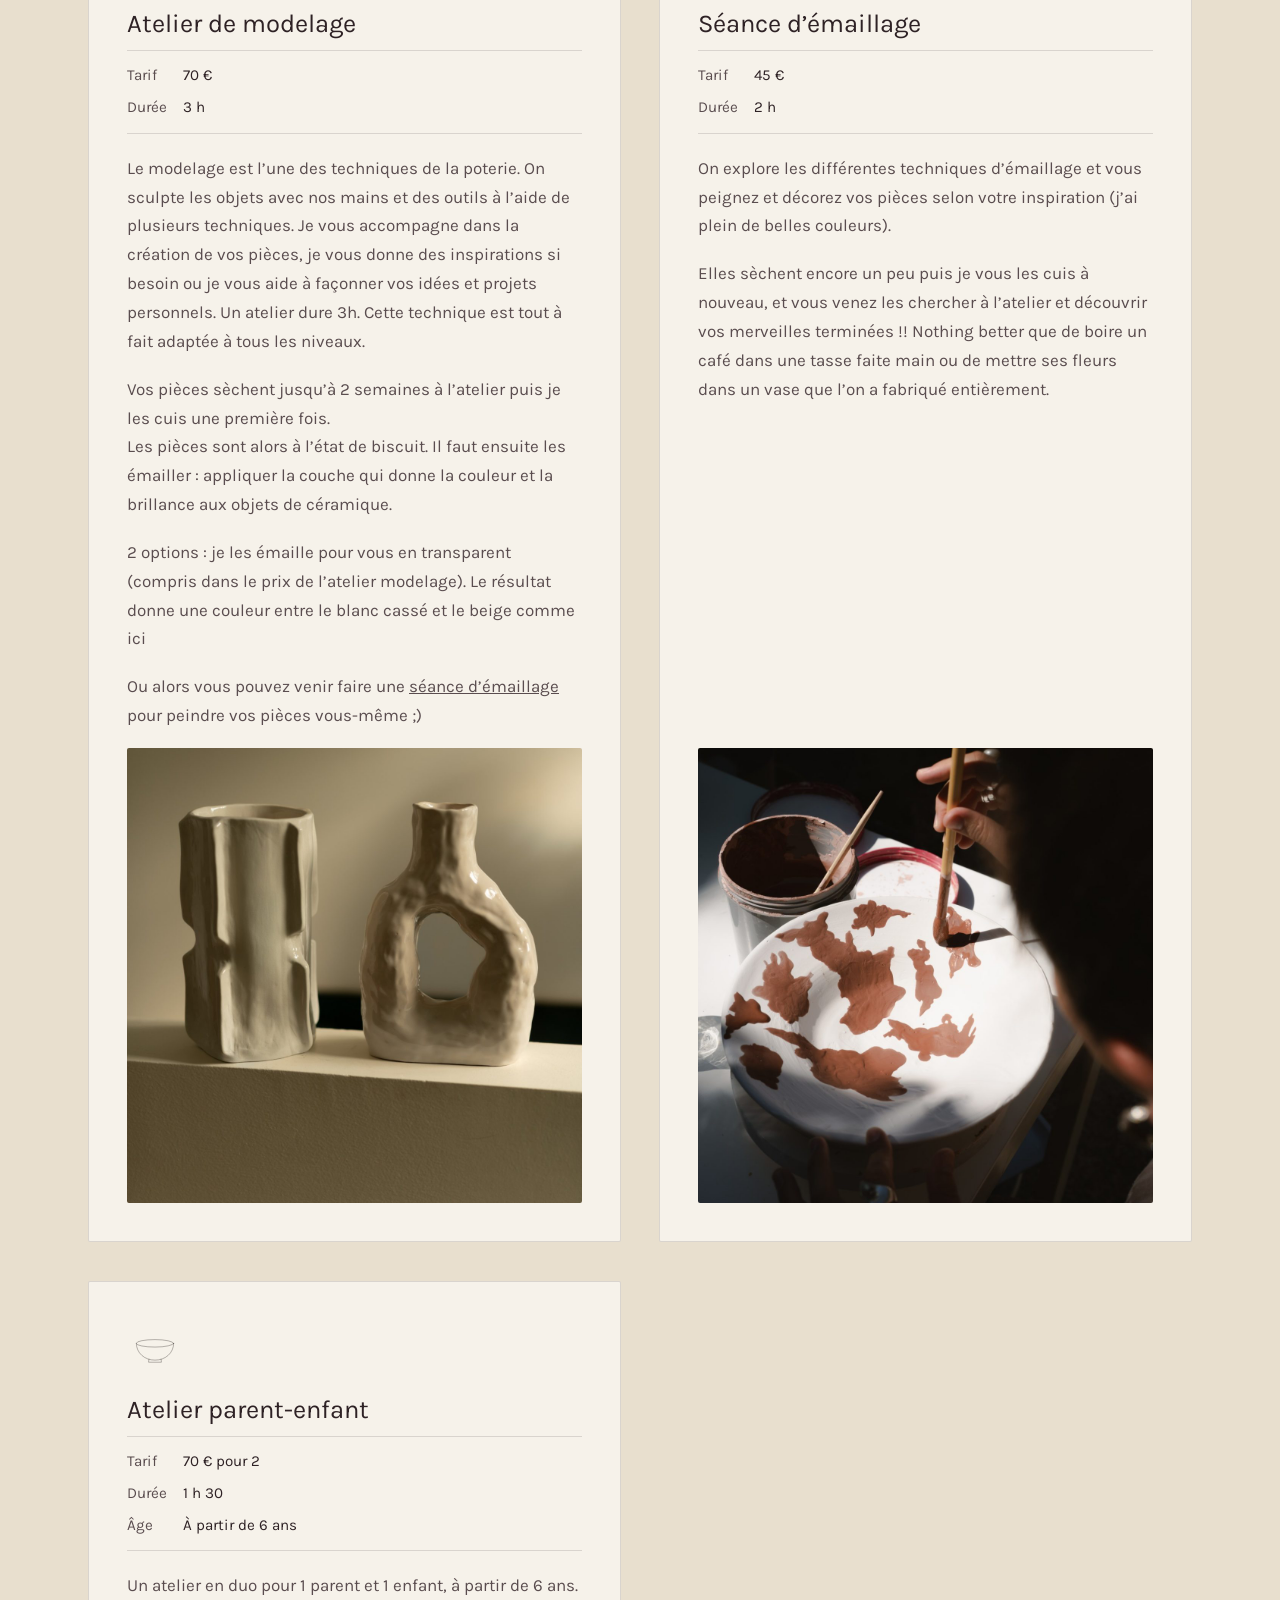
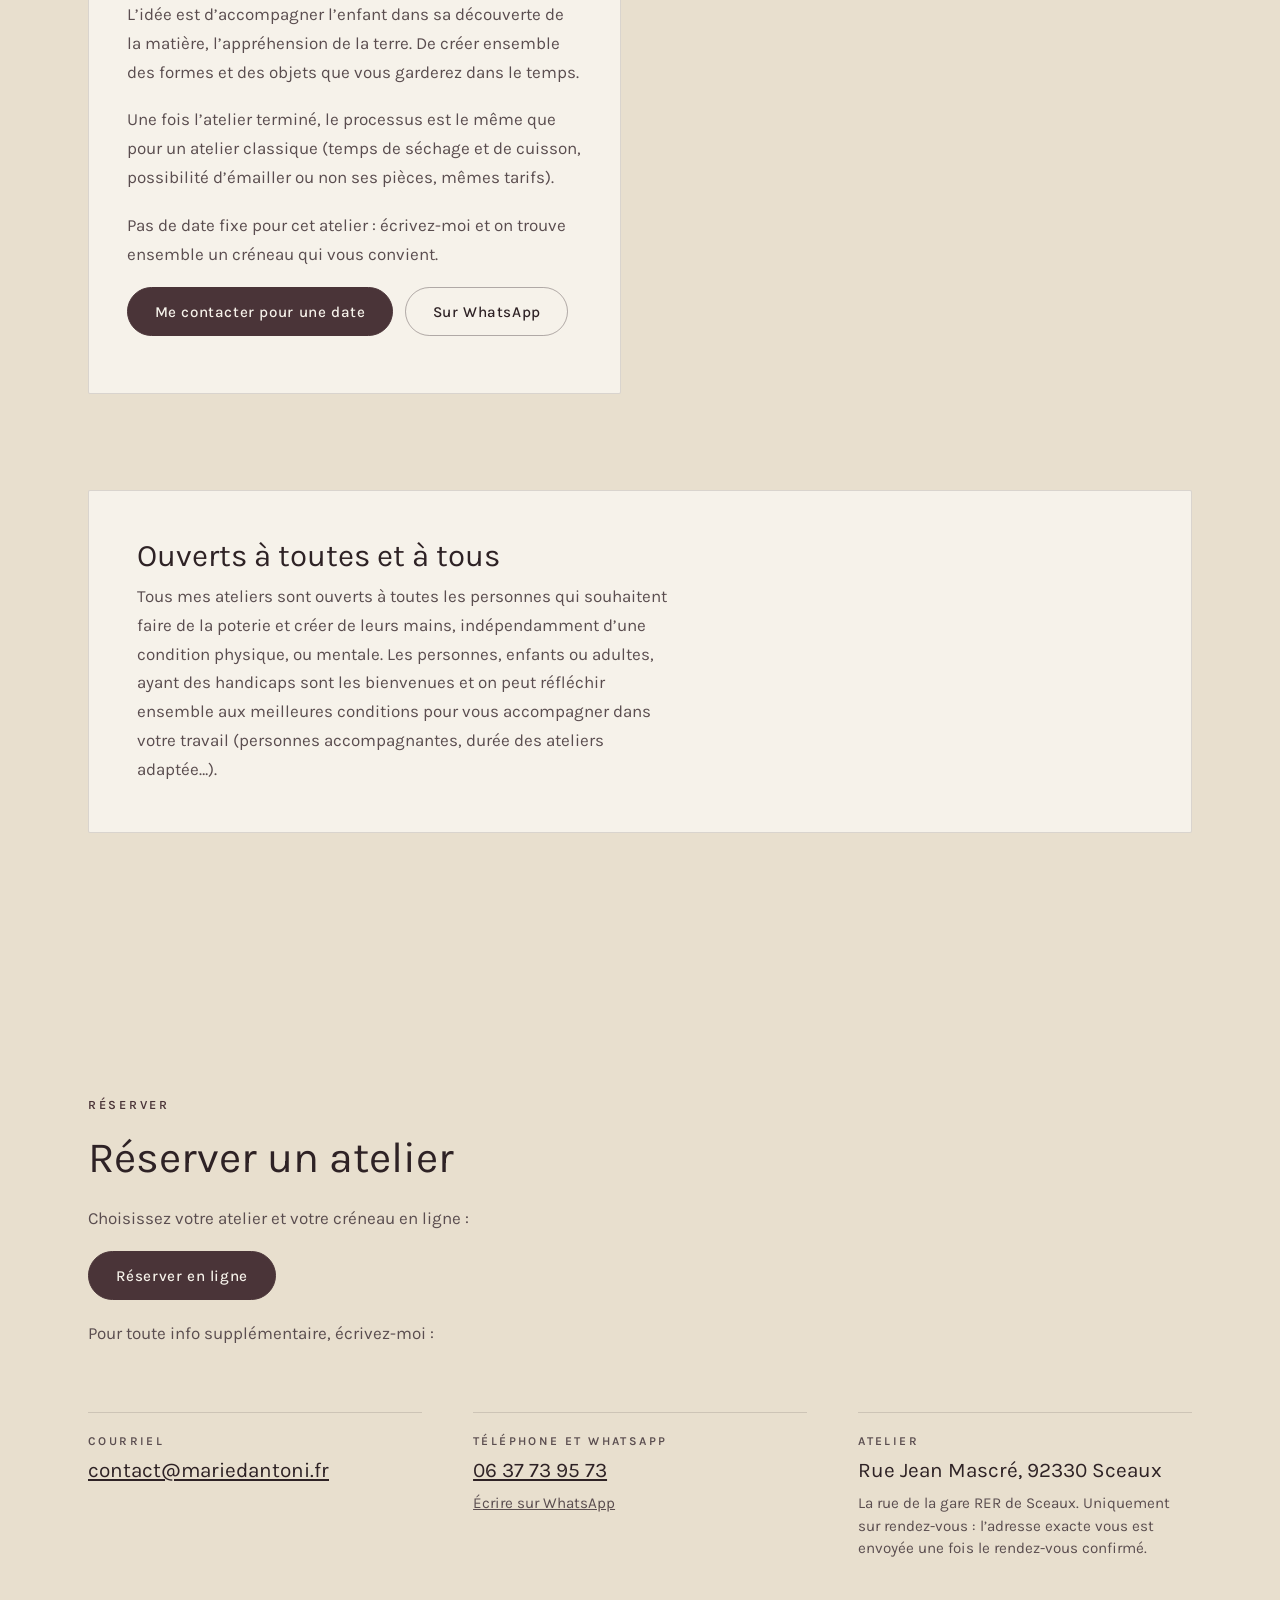
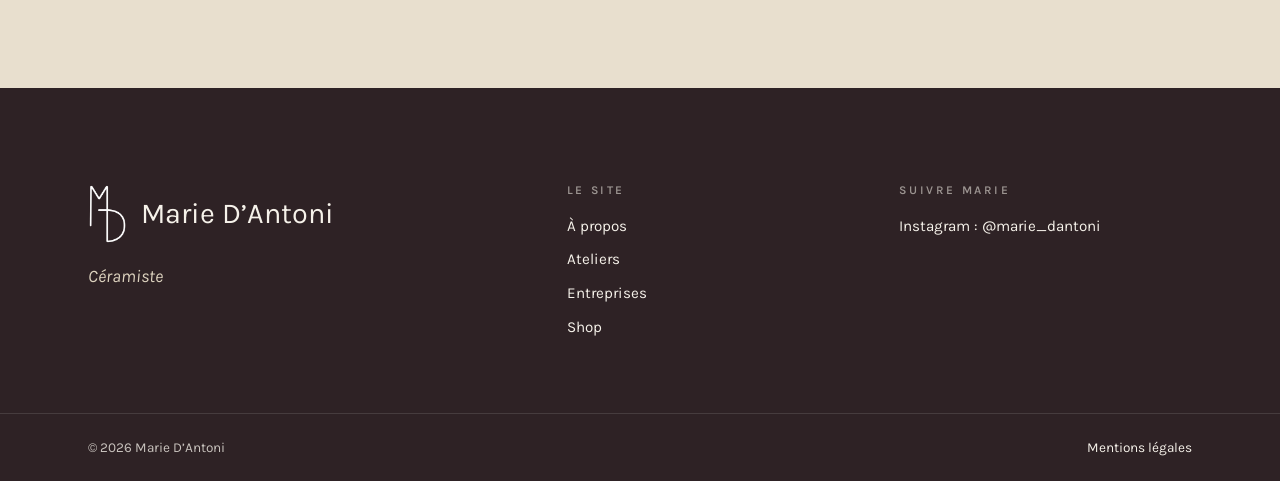
<file: ateliers.html>
<!doctype html>
<html lang="fr">
<head>
  <meta charset="utf-8">
  <meta name="viewport" content="width=device-width, initial-scale=1">
  <title>Ateliers · Marie D’Antoni, céramiste</title>
  <meta name="description" content="Ateliers de modelage, séances d’émaillage et ateliers parent-enfant à CASA, l’atelier de Marie D’Antoni, céramiste à Sceaux.">
  <meta name="theme-color" content="#F6F2EA">
  <!-- Balises de partage (seul endroit avec l’adresse complète du site) -->
  <meta property="og:type" content="website">
  <meta property="og:locale" content="fr_FR">
  <meta property="og:site_name" content="Marie D’Antoni, céramiste">
  <meta property="og:title" content="Ateliers · Marie D’Antoni, céramiste">
  <meta property="og:description" content="Modelage, émaillage et ateliers parent-enfant à CASA, l’atelier de Marie à Sceaux.">
  <meta property="og:url" content="https://mariedantoni.fr/ateliers.html">
  <meta property="og:image" content="https://mariedantoni.fr/img/partage-4.jpg">
  <meta property="og:image:width" content="1200">
  <meta property="og:image:height" content="630">
  <meta property="og:image:alt" content="Marie D’Antoni, céramiste">
  <meta name="twitter:card" content="summary_large_image">
  <link rel="canonical" href="https://mariedantoni.fr/ateliers.html">
  <link rel="icon" href="img/favicon-md.png" type="image/png">
  <link rel="apple-touch-icon" href="img/favicon-md.png">
  <link rel="preconnect" href="https://fonts.googleapis.com">
  <link rel="preconnect" href="https://fonts.gstatic.com" crossorigin>
  <link rel="stylesheet" href="https://fonts.googleapis.com/css2?family=Karla:ital,wght@0,400;0,500;0,600;1,400&amp;display=swap">
  <link rel="stylesheet" href="css/style.css?v=13">
  <script>document.documentElement.classList.add('js');setTimeout(function(){if(!window.mdaPret)document.documentElement.classList.remove('js')},3000);</script>
  <script src="js/main.js?v=2" defer></script>
</head>
<body>
  <a class="aller-au-contenu" href="#contenu">Aller au contenu</a>

  <header class="entete">
    <div class="entete-inner">
      <a class="marque" href="index.html"><img class="marque-logo" src="img/logo-md-brun.png" alt="" width="261" height="400">Marie D’Antoni</a>
      <button class="menu-bouton" type="button" aria-expanded="false" aria-controls="menu" aria-label="Ouvrir le menu"><span></span><span></span></button>
      <nav id="menu" class="menu" aria-label="Menu principal">
        <ul>
          <li><a href="index.html">Accueil</a></li>
          <li><a href="presentation.html">À propos</a></li>
          <li><a href="ateliers.html" aria-current="page">Ateliers</a></li>
          <li><a href="ateliers-entreprise.html">Entreprises</a></li>
          <li><a href="boutique.html">Shop</a></li>
        </ul>
      </nav>
      <a class="entete-casa" href="ateliers.html"><img src="img/logo-casa-brun.png" alt="CASA, l’atelier" width="800" height="301"></a>
    </div>
  </header>

  <main id="contenu">

    <section class="entete-page">
      <div class="conteneur">
        <p class="surtitre apparition">Ateliers</p>
        <h1 class="apparition">Mes ateliers à&nbsp;CASA</h1>
        <div class="boutons apparition apparition--2">
          <a class="bouton" href="https://book.squareup.com/classes/7izkuf71a6zlpv/location/LTMYB7RTQDBEA/classes" rel="nofollow">Réserver un atelier</a>
        </div>
      </div>
    </section>

    <!-- Texte de Marie (texte 4) -->
    <section class="section section--colle">
      <div class="conteneur duo">
        <div class="texte reveal">
          <p>Depuis 1 an j’accueille dans mon atelier des personnes qui veulent découvrir la céramique. Je propose des ateliers de modelage pour créer des pièces uniques. Je crois que la terre est un médium magique qui nous reconnecte au temps, à la matière, aux autres et à nous-mêmes. Elle fait partie de la vie des humains depuis des milliers d’années (on a découvert la poterie juste après le feu). Transformer l’argile en volumes, l’infinité des possibles dans les formes, la beauté des gestes</p>
          <p>Ce processus me fascine et j’adore le partager avec vous<br>
          Donc je vous invite à venir avec moi créer des objets qui sortent de votre imagination</p>
          <p>Un atelier de modelage dure 3h. Je vous guide dans la confection de vos pièces à travers diverses techniques. Puis je cuis vos créations et vous les récupérez quelques semaines plus tard. Si tout ça vous parle et que vous avez envie de mettre les mains dans la terre, réservez un atelier ou envoyez-moi un message. Je crois qu’on ne regrette jamais une occasion de créer.</p>
        </div>
        <!-- Photo d’un atelier à CASA, format 4:5 (1280 × 1600 px) -->
        <div class="cadre cadre--4x5 ton-terre reveal" style="--d: 1">
          <img src="img/ateliers-intro-1.jpg" alt="Marie D’Antoni guide une participante pendant un atelier de modelage à CASA" width="1280" height="1600" loading="lazy">
        </div>
      </div>
    </section>

    <section class="section section--biscuit" id="ateliers">
      <div class="conteneur">
        <div class="section-tete reveal">
          <p class="surtitre">Les ateliers</p>
          <h2>Modelage, émaillage ou en&nbsp;duo</h2>
        </div>
        <div class="grille-2 grille-2--photos-alignees">
          <!-- Texte de Marie (texte 6) -->
          <article class="carte reveal">
            <img class="carte-forme" src="img/formes/vase.svg" alt="">
            <h3>Atelier de modelage</h3>
            <dl class="carte-infos">
              <dt>Tarif</dt><dd>70&nbsp;€</dd>
              <dt>Durée</dt><dd>3&nbsp;h</dd>
            </dl>
            <p>Le modelage est l’une des techniques de la poterie. On sculpte les objets avec nos mains et des outils à l’aide de plusieurs techniques. Je vous accompagne dans la création de vos pièces, je vous donne des inspirations si besoin ou je vous aide à façonner vos idées et projets personnels. Un atelier dure 3h. Cette technique est tout à fait adaptée à tous les niveaux.</p>
            <p>Vos pièces sèchent jusqu’à 2 semaines à l’atelier puis je les cuis une première fois.<br>
            Les pièces sont alors à l’état de biscuit. Il faut ensuite les émailler&nbsp;: appliquer la couche qui donne la couleur et la brillance aux objets de céramique.</p>
            <p>2 options&nbsp;: je les émaille pour vous en transparent (compris dans le prix de l’atelier modelage). Le résultat donne une couleur entre le blanc cassé et le beige comme ici</p>
            <p>Ou alors vous pouvez venir faire une <a href="#emaillage">séance d’émaillage</a> pour peindre vos pièces vous-même&nbsp;;)</p>
            <!-- Pièce émaillée en transparent, format carré (1200 × 1200 px) -->
            <div class="cadre cadre--1x1 ton-craie">
              <img src="img/ateliers-email-transparent-2.jpg" alt="Deux vases émaillés en transparent, d’une couleur entre le blanc cassé et le beige" width="1200" height="1200" loading="lazy">
            </div>
          </article>

          <!-- Texte de Marie (texte 7) -->
          <article class="carte reveal" style="--d: 1" id="emaillage">
            <img class="carte-forme" src="img/formes/pichet.svg" alt="">
            <h3>Séance d’émaillage</h3>
            <dl class="carte-infos">
              <dt>Tarif</dt><dd>45&nbsp;€</dd>
              <dt>Durée</dt><dd>2&nbsp;h</dd>
            </dl>
            <p>On explore les différentes techniques d’émaillage et vous peignez et décorez vos pièces selon votre inspiration (j’ai plein de belles couleurs).</p>
            <p>Elles sèchent encore un peu puis je vous les cuis à nouveau, et vous venez les chercher à l’atelier et découvrir vos merveilles terminées&nbsp;!! Nothing better que de boire un café dans une tasse faite main ou de mettre ses fleurs dans un vase que l’on a fabriqué entièrement.</p>
            <!-- PS masqué à la demande de Marie (20/11/2026). Pour le remettre, retirer les marques de commentaire.
            <p>PS&nbsp;: il est possible de venir faire une séance d’émaillage seule et peindre des pièces déjà cuites (tasses, bols, vases et autres joyeusetés).</p>
            -->
            <!-- Photo d’une séance d’émaillage, format carré (1200 × 1200 px), en bas de la carte comme celle du modelage -->
            <div class="cadre cadre--1x1 ton-craie">
              <img src="img/ateliers-emaillage-2.jpg" alt="Un pinceau pose de l’émail sur une grande assiette en céramique" width="1200" height="1200" loading="lazy">
            </div>
          </article>

          <!-- Texte de Marie (texte 8) -->
          <article class="carte reveal">
            <img class="carte-forme" src="img/formes/bol.svg" alt="">
            <h3>Atelier parent-enfant</h3>
            <dl class="carte-infos">
              <dt>Tarif</dt><dd>70&nbsp;€ pour 2</dd>
              <dt>Durée</dt><dd>1&nbsp;h&nbsp;30</dd>
              <dt>Âge</dt><dd>À partir de 6 ans</dd>
            </dl>
            <p>Un atelier en duo pour 1 parent et 1 enfant, à partir de 6 ans. L’idée est d’accompagner l’enfant dans sa découverte de la matière, l’appréhension de la terre. De créer ensemble des formes et des objets que vous garderez dans le temps.</p>
            <p>Une fois l’atelier terminé, le processus est le même que pour un atelier classique (temps de séchage et de cuisson, possibilité d’émailler ou non ses pièces, mêmes tarifs).</p>
            <!-- Pas de cours à date fixe dans Square pour cet atelier (20/11/2026) : on fixe la date ensemble par message -->
            <p>Pas de date fixe pour cet atelier&nbsp;: écrivez-moi et on trouve ensemble un créneau qui vous convient.</p>
            <p class="boutons">
              <a class="bouton" href="mailto:contact@mariedantoni.fr?subject=Atelier%20parent-enfant%20%3A%20trouver%20une%20date&amp;body=Bonjour%20Marie%2C%0A%0AJe%20voudrais%20r%C3%A9server%20un%20atelier%20parent-enfant.%0A%0A%C3%82ge%20de%20l%E2%80%99enfant%20%3A%20%0ADates%20ou%20jours%20qui%20nous%20conviennent%20%3A%20%0A%0AMerci%2C%0A">Me contacter pour une date</a>
              <a class="bouton bouton--contour" href="https://wa.me/33637739573?text=Bonjour%20Marie%2C%20je%20voudrais%20r%C3%A9server%20un%20atelier%20parent-enfant.%20Quelles%20dates%20sont%20possibles%20%3F">Sur WhatsApp</a>
            </p>
          </article>

          <!-- Carte « Stage enfants » masquée à la demande de Marie (15/10/2026), en attendant de la régler dans Square. Pour la remettre, retirer les marques de commentaire.
               Texte de Marie (texte 10). À COMPLÉTER : dates des prochains stages.
          <article class="carte reveal" style="--d: 1">
            <img class="carte-forme" src="img/formes/tour.svg" alt="">
            <h3>Stage enfants</h3>
            <dl class="carte-infos">
              <dt>Tarif</dt><dd>300&nbsp;€</dd>
              <dt>Durée</dt><dd>Une semaine, tous les jours de 11&nbsp;h à 13&nbsp;h</dd>
              <dt>Âge</dt><dd>À partir de 7 ans</dd>
            </dl>
            <p>Une semaine d’atelier pendant les vacances scolaires, tous les jours de 11 à 13h pour les enfants à partir de 7 ans.</p>
            <p>Une invitation à créer tout ce qui habite notre imagination&nbsp;: maquette de mondes imaginaires, monstres et personnages en tout genre.</p>
          </article>
          -->
        </div>

        <!-- Texte de Marie (texte 9) -->
        <div class="encart reveal">
          <div>
            <h2>Ouverts à toutes et à tous</h2>
            <p>Tous mes ateliers sont ouverts à toutes les personnes qui souhaitent faire de la poterie et créer de leurs mains, indépendamment d’une condition physique, ou mentale. Les personnes, enfants ou adultes, ayant des handicaps sont les bienvenues et on peut réfléchir ensemble aux meilleures conditions pour vous accompagner dans votre travail (personnes accompagnantes, durée des ateliers adaptée…).</p>
          </div>
        </div>
      </div>
    </section>

    <section class="section section--biscuit" id="reserver">
      <div class="conteneur">
        <div class="section-tete reveal">
          <p class="surtitre">Réserver</p>
          <h2>Réserver un atelier</h2>
          <p>Choisissez votre atelier et votre créneau en ligne&nbsp;:</p>
          <!-- Bouton de réservation : site de réservation des cours Square (cours de modelage et séances d’émaillage, places limitées), mis à jour le 20/11/2026 -->
          <p class="boutons"><a class="bouton" href="https://book.squareup.com/classes/7izkuf71a6zlpv/location/LTMYB7RTQDBEA/classes" rel="nofollow">Réserver en ligne</a></p>
          <p>Pour toute info supplémentaire, écrivez-moi&nbsp;:</p>
        </div>
        <dl class="coordonnees reveal">
          <div>
            <dt>Courriel</dt>
            <dd><a href="mailto:contact@mariedantoni.fr">contact@mariedantoni.fr</a></dd>
          </div>
          <div>
            <dt>Téléphone et WhatsApp</dt>
            <dd><a href="tel:+33637739573">06&nbsp;37&nbsp;73&nbsp;95&nbsp;73</a><span class="coordonnees-note"><a href="https://wa.me/33637739573">Écrire sur WhatsApp</a></span></dd>
          </div>
          <div>
            <dt>Atelier</dt>
            <dd>Rue Jean Mascré, 92330 Sceaux<span class="coordonnees-note">La rue de la gare RER de Sceaux. Uniquement sur rendez-vous&nbsp;: l’adresse exacte vous est envoyée une fois le rendez-vous confirmé.</span></dd>
          </div>
        </dl>
      </div>
    </section>

  </main>

  <footer class="pied">
    <div class="conteneur pied-inner">
      <div class="pied-marque">
        <a class="marque" href="index.html"><img class="marque-logo" src="img/logo-md-blanc.png" alt="" width="261" height="400">Marie D’Antoni</a>
        <p class="pied-metier">Céramiste</p>
      </div>
      <nav aria-label="Pied de page">
        <h2 class="pied-titre">Le site</h2>
        <ul>
          <li><a href="presentation.html">À propos</a></li>
          <li><a href="ateliers.html">Ateliers</a></li>
          <li><a href="ateliers-entreprise.html">Entreprises</a></li>
          <li><a href="boutique.html">Shop</a></li>
        </ul>
      </nav>
      <div>
        <h2 class="pied-titre">Suivre Marie</h2>
        <!-- Plus tard : ajouter ici le compte Instagram de l’atelier (Casa Atelier), sur le même modèle -->
        <ul>
          <li><a href="https://www.instagram.com/marie_dantoni/" rel="me">Instagram&nbsp;: @marie_dantoni</a></li>
        </ul>
      </div>
    </div>
    <div class="pied-bas">
      <div class="conteneur">
        <p>© <span data-annee>2026</span> Marie D’Antoni</p>
        <a href="mentions-legales.html">Mentions légales</a>
      </div>
    </div>
  </footer>
</body>
</html>
</file>
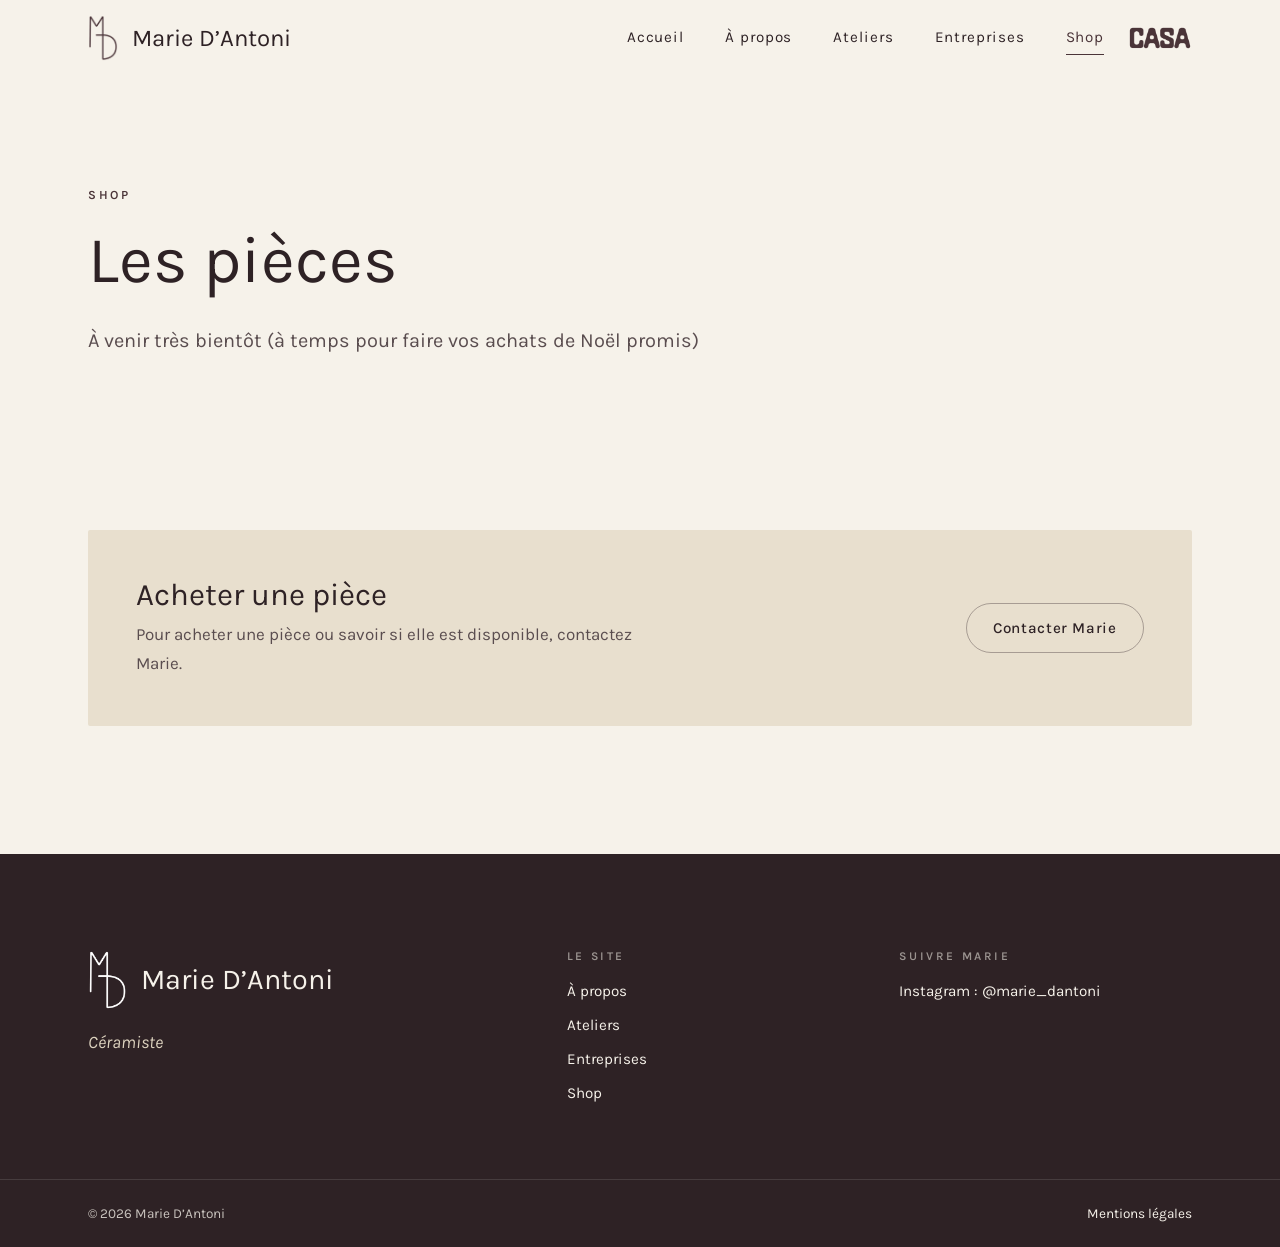
<file: boutique.html>
<!doctype html>
<html lang="fr">
<head>
  <meta charset="utf-8">
  <meta name="viewport" content="width=device-width, initial-scale=1">
  <title>Boutique · Marie D’Antoni, céramiste</title>
  <!-- À COMPLÉTER : description proposée, à valider -->
  <meta name="description" content="Les pièces de Marie D’Antoni, céramiste : bols, tasses, assiettes, vases.">
  <meta name="theme-color" content="#F6F2EA">
  <!-- Balises de partage (seul endroit avec l’adresse complète du site) -->
  <meta property="og:type" content="website">
  <meta property="og:locale" content="fr_FR">
  <meta property="og:site_name" content="Marie D’Antoni, céramiste">
  <meta property="og:title" content="Boutique · Marie D’Antoni, céramiste">
  <meta property="og:description" content="Bols, tasses, assiettes, vases : les pièces de l’atelier.">
  <meta property="og:url" content="https://mariedantoni.fr/boutique.html">
  <meta property="og:image" content="https://mariedantoni.fr/img/partage-4.jpg">
  <meta property="og:image:width" content="1200">
  <meta property="og:image:height" content="630">
  <meta property="og:image:alt" content="Marie D’Antoni, céramiste">
  <meta name="twitter:card" content="summary_large_image">
  <link rel="canonical" href="https://mariedantoni.fr/boutique.html">
  <link rel="icon" href="img/favicon-md.png" type="image/png">
  <link rel="apple-touch-icon" href="img/favicon-md.png">
  <link rel="preconnect" href="https://fonts.googleapis.com">
  <link rel="preconnect" href="https://fonts.gstatic.com" crossorigin>
  <link rel="stylesheet" href="https://fonts.googleapis.com/css2?family=Karla:ital,wght@0,400;0,500;0,600;1,400&amp;display=swap">
  <link rel="stylesheet" href="css/style.css?v=13">
  <script>document.documentElement.classList.add('js');setTimeout(function(){if(!window.mdaPret)document.documentElement.classList.remove('js')},3000);</script>
  <script src="js/main.js?v=2" defer></script>
</head>
<body>
  <a class="aller-au-contenu" href="#contenu">Aller au contenu</a>

  <header class="entete">
    <div class="entete-inner">
      <a class="marque" href="index.html"><img class="marque-logo" src="img/logo-md-brun.png" alt="" width="261" height="400">Marie D’Antoni</a>
      <button class="menu-bouton" type="button" aria-expanded="false" aria-controls="menu" aria-label="Ouvrir le menu"><span></span><span></span></button>
      <nav id="menu" class="menu" aria-label="Menu principal">
        <ul>
          <li><a href="index.html">Accueil</a></li>
          <li><a href="presentation.html">À propos</a></li>
          <li><a href="ateliers.html">Ateliers</a></li>
          <li><a href="ateliers-entreprise.html">Entreprises</a></li>
          <li><a href="boutique.html" aria-current="page">Shop</a></li>
        </ul>
      </nav>
      <a class="entete-casa" href="ateliers.html"><img src="img/logo-casa-brun.png" alt="CASA, l’atelier" width="800" height="301"></a>
    </div>
  </header>

  <main id="contenu">

    <section class="entete-page">
      <div class="conteneur">
        <p class="surtitre apparition">Shop</p>
        <h1 class="apparition">Les pièces</h1>
        <!-- Texte de Marie (13/11/2026), en attendant l’ouverture du shop sur Square -->
        <p class="chapo apparition apparition--2">À venir très bientôt (à temps pour faire vos achats de Noël promis)</p>
      </div>
    </section>

    <section class="section section--colle">
      <div class="conteneur">
        <!-- Grille des pièces masquée en attendant l’ouverture du shop (13/11/2026). Pour la remettre, retirer les marques de commentaire.
             PIÈCES PROVISOIRES : pour chaque pièce, remplacer le nom, la description et la photo (format 4:5, par exemple 1280 × 1600 px).
        <div class="grille-boutique">
          <article class="piece reveal">
            <div class="cadre cadre--4x5 ton-terre">
              <span class="a-venir"><img src="img/formes/bol.svg" alt="">Photo à venir</span>
            </div>
            <h2>Bol</h2>
            <p class="piece-meta">Matière et dimensions&nbsp;: <span class="a-completer">[à compléter]</span></p>
            <p class="piece-prix">Prix à venir</p>
          </article>

          <article class="piece reveal" style="--d: 1">
            <div class="cadre cadre--4x5 ton-celadon">
              <span class="a-venir"><img src="img/formes/tasse.svg" alt="">Photo à venir</span>
            </div>
            <h2>Tasse</h2>
            <p class="piece-meta">Matière et dimensions&nbsp;: <span class="a-completer">[à compléter]</span></p>
            <p class="piece-prix">Prix à venir</p>
          </article>

          <article class="piece reveal" style="--d: 2">
            <div class="cadre cadre--4x5 ton-gres">
              <span class="a-venir"><img src="img/formes/assiette.svg" alt="">Photo à venir</span>
            </div>
            <h2>Assiette</h2>
            <p class="piece-meta">Matière et dimensions&nbsp;: <span class="a-completer">[à compléter]</span></p>
            <p class="piece-prix">Prix à venir</p>
          </article>

          <article class="piece reveal">
            <div class="cadre cadre--4x5 ton-nuit">
              <span class="a-venir"><img src="img/formes/vase.svg" alt="">Photo à venir</span>
            </div>
            <h2>Vase</h2>
            <p class="piece-meta">Matière et dimensions&nbsp;: <span class="a-completer">[à compléter]</span></p>
            <p class="piece-prix">Prix à venir</p>
          </article>

          <article class="piece reveal" style="--d: 1">
            <div class="cadre cadre--4x5 ton-craie">
              <span class="a-venir"><img src="img/formes/pichet.svg" alt="">Photo à venir</span>
            </div>
            <h2>Pichet</h2>
            <p class="piece-meta">Matière et dimensions&nbsp;: <span class="a-completer">[à compléter]</span></p>
            <p class="piece-prix">Prix à venir</p>
          </article>

          <article class="piece reveal" style="--d: 2">
            <div class="cadre cadre--4x5 ton-terre">
              <span class="a-venir"><img src="img/formes/plat.svg" alt="">Photo à venir</span>
            </div>
            <h2>Plat de service</h2>
            <p class="piece-meta">Matière et dimensions&nbsp;: <span class="a-completer">[à compléter]</span></p>
            <p class="piece-prix">Prix à venir</p>
          </article>
        </div>
        -->

        <!-- Texte proposé. Pas de paiement en ligne pour l’instant. -->
        <div class="encart reveal">
          <div>
            <h2>Acheter une pièce</h2>
            <p>Pour acheter une pièce ou savoir si elle est disponible, contactez Marie.</p>
          </div>
          <a class="bouton bouton--contour" href="mailto:contact@mariedantoni.fr?subject=Achat%20d%E2%80%99une%20pi%C3%A8ce">Contacter Marie</a>
        </div>
      </div>
    </section>

  </main>

  <footer class="pied">
    <div class="conteneur pied-inner">
      <div class="pied-marque">
        <a class="marque" href="index.html"><img class="marque-logo" src="img/logo-md-blanc.png" alt="" width="261" height="400">Marie D’Antoni</a>
        <p class="pied-metier">Céramiste</p>
      </div>
      <nav aria-label="Pied de page">
        <h2 class="pied-titre">Le site</h2>
        <ul>
          <li><a href="presentation.html">À propos</a></li>
          <li><a href="ateliers.html">Ateliers</a></li>
          <li><a href="ateliers-entreprise.html">Entreprises</a></li>
          <li><a href="boutique.html">Shop</a></li>
        </ul>
      </nav>
      <div>
        <h2 class="pied-titre">Suivre Marie</h2>
        <!-- Plus tard : ajouter ici le compte Instagram de l’atelier (Casa Atelier), sur le même modèle -->
        <ul>
          <li><a href="https://www.instagram.com/marie_dantoni/" rel="me">Instagram&nbsp;: @marie_dantoni</a></li>
        </ul>
      </div>
    </div>
    <div class="pied-bas">
      <div class="conteneur">
        <p>© <span data-annee>2026</span> Marie D’Antoni</p>
        <a href="mentions-legales.html">Mentions légales</a>
      </div>
    </div>
  </footer>
</body>
</html>
</file>
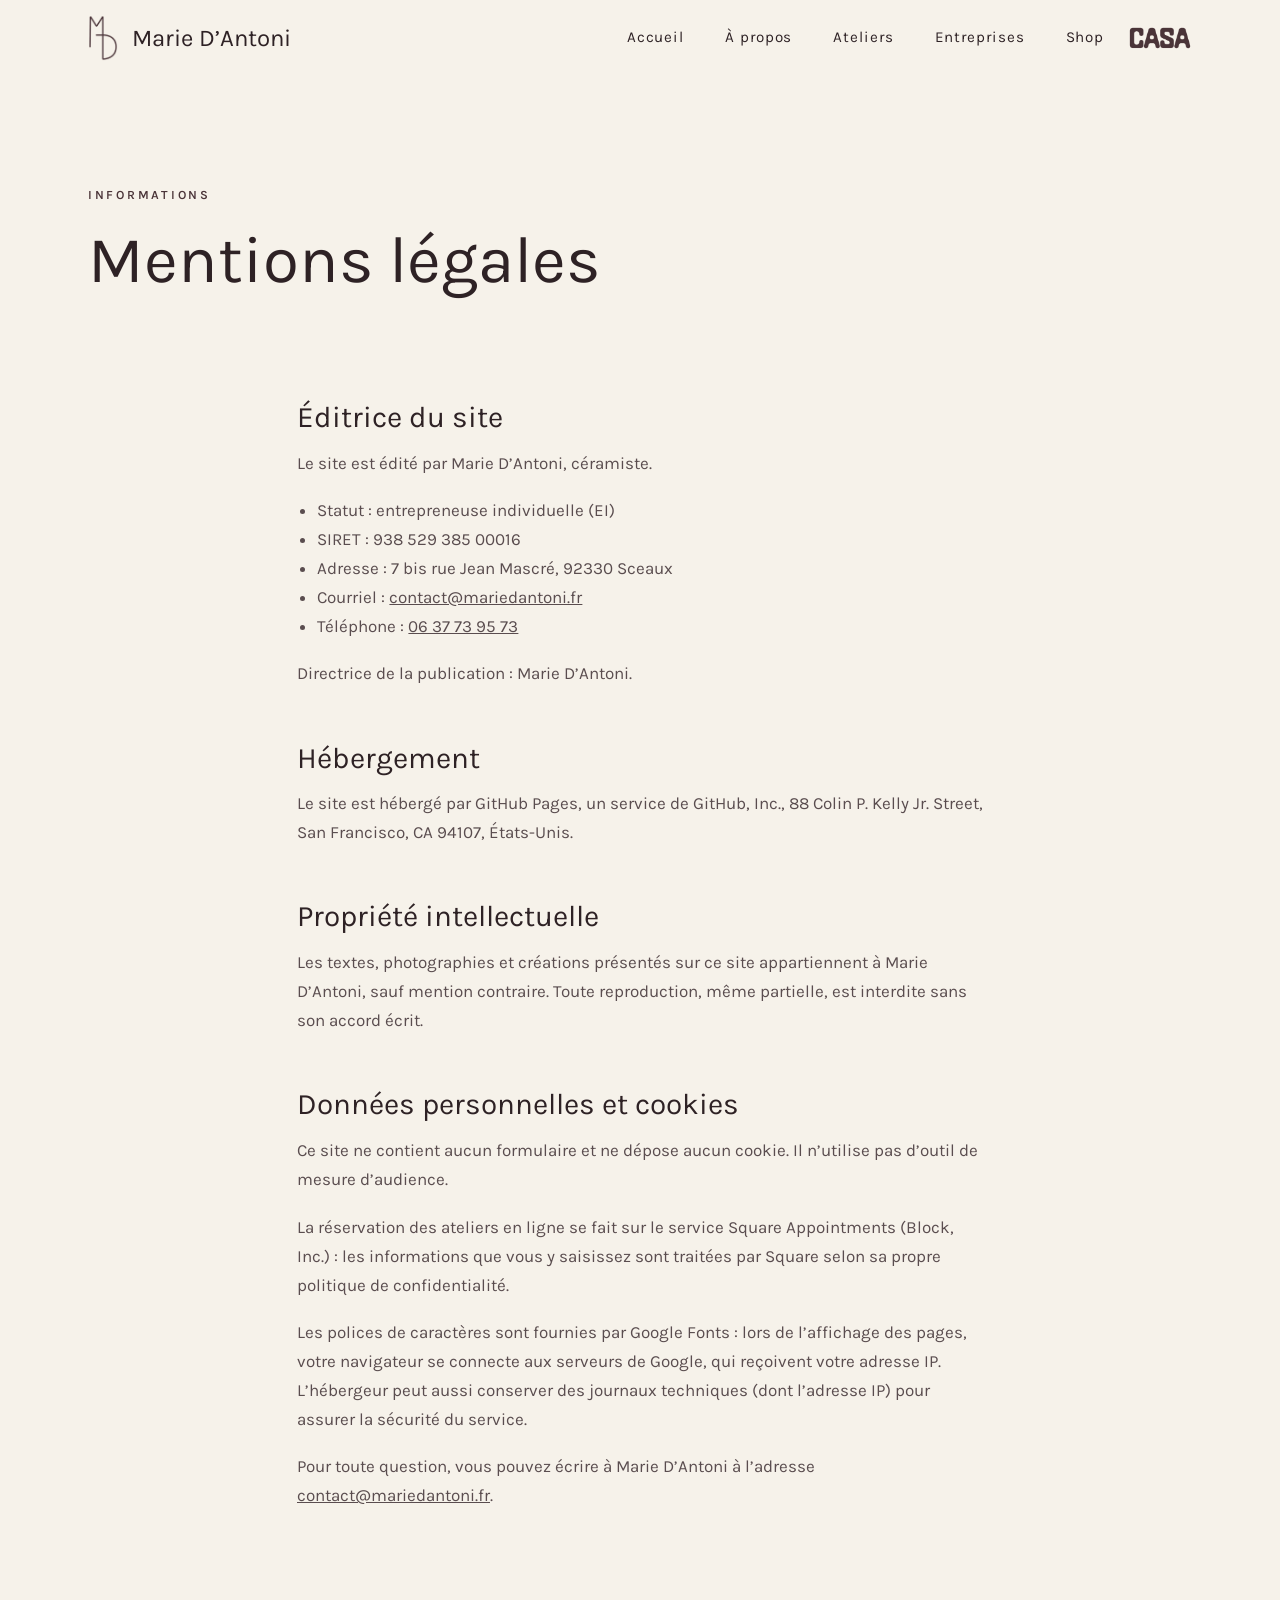
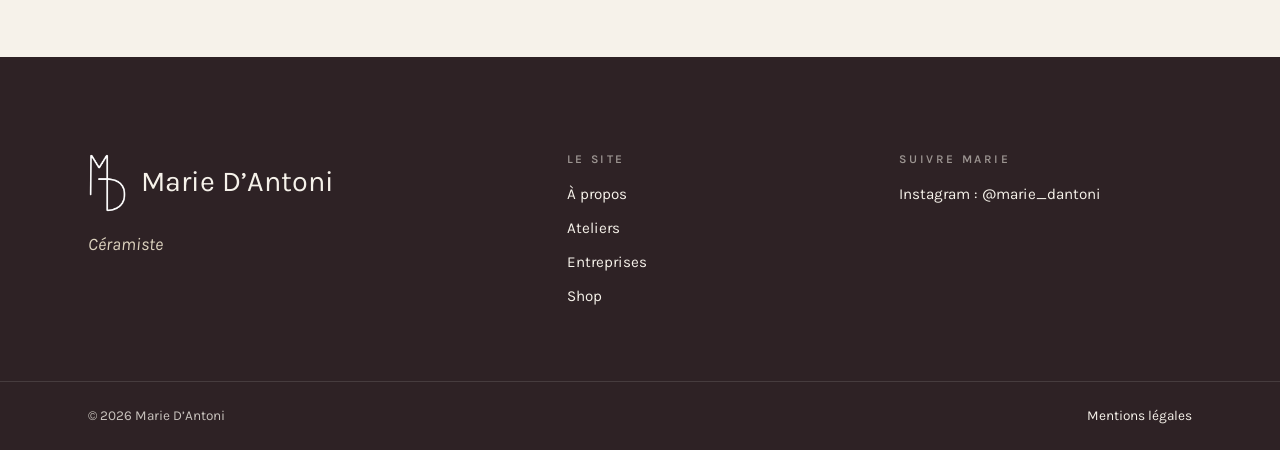
<file: mentions-legales.html>
<!doctype html>
<html lang="fr">
<head>
  <meta charset="utf-8">
  <meta name="viewport" content="width=device-width, initial-scale=1">
  <title>Mentions légales · Marie D’Antoni, céramiste</title>
  <meta name="description" content="Mentions légales du site de Marie D’Antoni, céramiste.">
  <meta name="theme-color" content="#F6F2EA">
  <!-- Balises de partage (seul endroit avec l’adresse complète du site) -->
  <meta property="og:type" content="website">
  <meta property="og:locale" content="fr_FR">
  <meta property="og:site_name" content="Marie D’Antoni, céramiste">
  <meta property="og:title" content="Mentions légales · Marie D’Antoni, céramiste">
  <meta property="og:url" content="https://mariedantoni.fr/mentions-legales.html">
  <meta property="og:image" content="https://mariedantoni.fr/img/partage-4.jpg">
  <meta property="og:image:width" content="1200">
  <meta property="og:image:height" content="630">
  <meta property="og:image:alt" content="Marie D’Antoni, céramiste">
  <meta name="twitter:card" content="summary_large_image">
  <link rel="canonical" href="https://mariedantoni.fr/mentions-legales.html">
  <link rel="icon" href="img/favicon-md.png" type="image/png">
  <link rel="apple-touch-icon" href="img/favicon-md.png">
  <link rel="preconnect" href="https://fonts.googleapis.com">
  <link rel="preconnect" href="https://fonts.gstatic.com" crossorigin>
  <link rel="stylesheet" href="https://fonts.googleapis.com/css2?family=Karla:ital,wght@0,400;0,500;0,600;1,400&amp;display=swap">
  <link rel="stylesheet" href="css/style.css?v=13">
  <script>document.documentElement.classList.add('js');setTimeout(function(){if(!window.mdaPret)document.documentElement.classList.remove('js')},3000);</script>
  <script src="js/main.js?v=2" defer></script>
</head>
<body>
  <a class="aller-au-contenu" href="#contenu">Aller au contenu</a>

  <header class="entete">
    <div class="entete-inner">
      <a class="marque" href="index.html"><img class="marque-logo" src="img/logo-md-brun.png" alt="" width="261" height="400">Marie D’Antoni</a>
      <button class="menu-bouton" type="button" aria-expanded="false" aria-controls="menu" aria-label="Ouvrir le menu"><span></span><span></span></button>
      <nav id="menu" class="menu" aria-label="Menu principal">
        <ul>
          <li><a href="index.html">Accueil</a></li>
          <li><a href="presentation.html">À propos</a></li>
          <li><a href="ateliers.html">Ateliers</a></li>
          <li><a href="ateliers-entreprise.html">Entreprises</a></li>
          <li><a href="boutique.html">Shop</a></li>
        </ul>
      </nav>
      <a class="entete-casa" href="ateliers.html"><img src="img/logo-casa-brun.png" alt="CASA, l’atelier" width="800" height="301"></a>
    </div>
  </header>

  <main id="contenu">

    <section class="entete-page">
      <div class="conteneur">
        <p class="surtitre apparition">Informations</p>
        <h1 class="apparition">Mentions légales</h1>
      </div>
    </section>

    <!-- À COMPLÉTER : informations légales de Marie (obligatoires pour un site professionnel) -->
    <section class="section section--colle">
      <div class="conteneur texte-legal">
        <h2>Éditrice du site</h2>
        <p>Le site est édité par Marie D’Antoni, céramiste.</p>
        <ul>
          <li>Statut&nbsp;: entrepreneuse individuelle (EI)</li>
          <li>SIRET&nbsp;: 938&nbsp;529&nbsp;385&nbsp;00016</li>
          <li>Adresse&nbsp;: 7&nbsp;bis rue Jean Mascré, 92330 Sceaux</li>
          <li>Courriel&nbsp;: <a href="mailto:contact@mariedantoni.fr">contact@mariedantoni.fr</a></li>
          <li>Téléphone&nbsp;: <a href="tel:+33637739573">06&nbsp;37&nbsp;73&nbsp;95&nbsp;73</a></li>
        </ul>
        <p>Directrice de la publication&nbsp;: Marie D’Antoni.</p>

        <h2>Hébergement</h2>
        <p>Le site est hébergé par GitHub Pages, un service de GitHub, Inc., 88 Colin P. Kelly Jr. Street, San Francisco, CA 94107, États-Unis.</p>

        <h2>Propriété intellectuelle</h2>
        <p>Les textes, photographies et créations présentés sur ce site appartiennent à Marie D’Antoni, sauf mention contraire. Toute reproduction, même partielle, est interdite sans son accord écrit.</p>

        <h2>Données personnelles et cookies</h2>
        <p>Ce site ne contient aucun formulaire et ne dépose aucun cookie. Il n’utilise pas d’outil de mesure d’audience.</p>
        <p>La réservation des ateliers en ligne se fait sur le service Square Appointments (Block, Inc.)&nbsp;: les informations que vous y saisissez sont traitées par Square selon sa propre politique de confidentialité.</p>
        <p>Les polices de caractères sont fournies par Google Fonts&nbsp;: lors de l’affichage des pages, votre navigateur se connecte aux serveurs de Google, qui reçoivent votre adresse IP. L’hébergeur peut aussi conserver des journaux techniques (dont l’adresse IP) pour assurer la sécurité du service.</p>
        <p>Pour toute question, vous pouvez écrire à Marie D’Antoni à l’adresse <a href="mailto:contact@mariedantoni.fr">contact@mariedantoni.fr</a>.</p>
      </div>
    </section>

  </main>

  <footer class="pied">
    <div class="conteneur pied-inner">
      <div class="pied-marque">
        <a class="marque" href="index.html"><img class="marque-logo" src="img/logo-md-blanc.png" alt="" width="261" height="400">Marie D’Antoni</a>
        <p class="pied-metier">Céramiste</p>
      </div>
      <nav aria-label="Pied de page">
        <h2 class="pied-titre">Le site</h2>
        <ul>
          <li><a href="presentation.html">À propos</a></li>
          <li><a href="ateliers.html">Ateliers</a></li>
          <li><a href="ateliers-entreprise.html">Entreprises</a></li>
          <li><a href="boutique.html">Shop</a></li>
        </ul>
      </nav>
      <div>
        <h2 class="pied-titre">Suivre Marie</h2>
        <!-- Plus tard : ajouter ici le compte Instagram de l’atelier (Casa Atelier), sur le même modèle -->
        <ul>
          <li><a href="https://www.instagram.com/marie_dantoni/" rel="me">Instagram&nbsp;: @marie_dantoni</a></li>
        </ul>
      </div>
    </div>
    <div class="pied-bas">
      <div class="conteneur">
        <p>© <span data-annee>2026</span> Marie D’Antoni</p>
        <a href="mentions-legales.html" aria-current="page">Mentions légales</a>
      </div>
    </div>
  </footer>
</body>
</html>
</file>
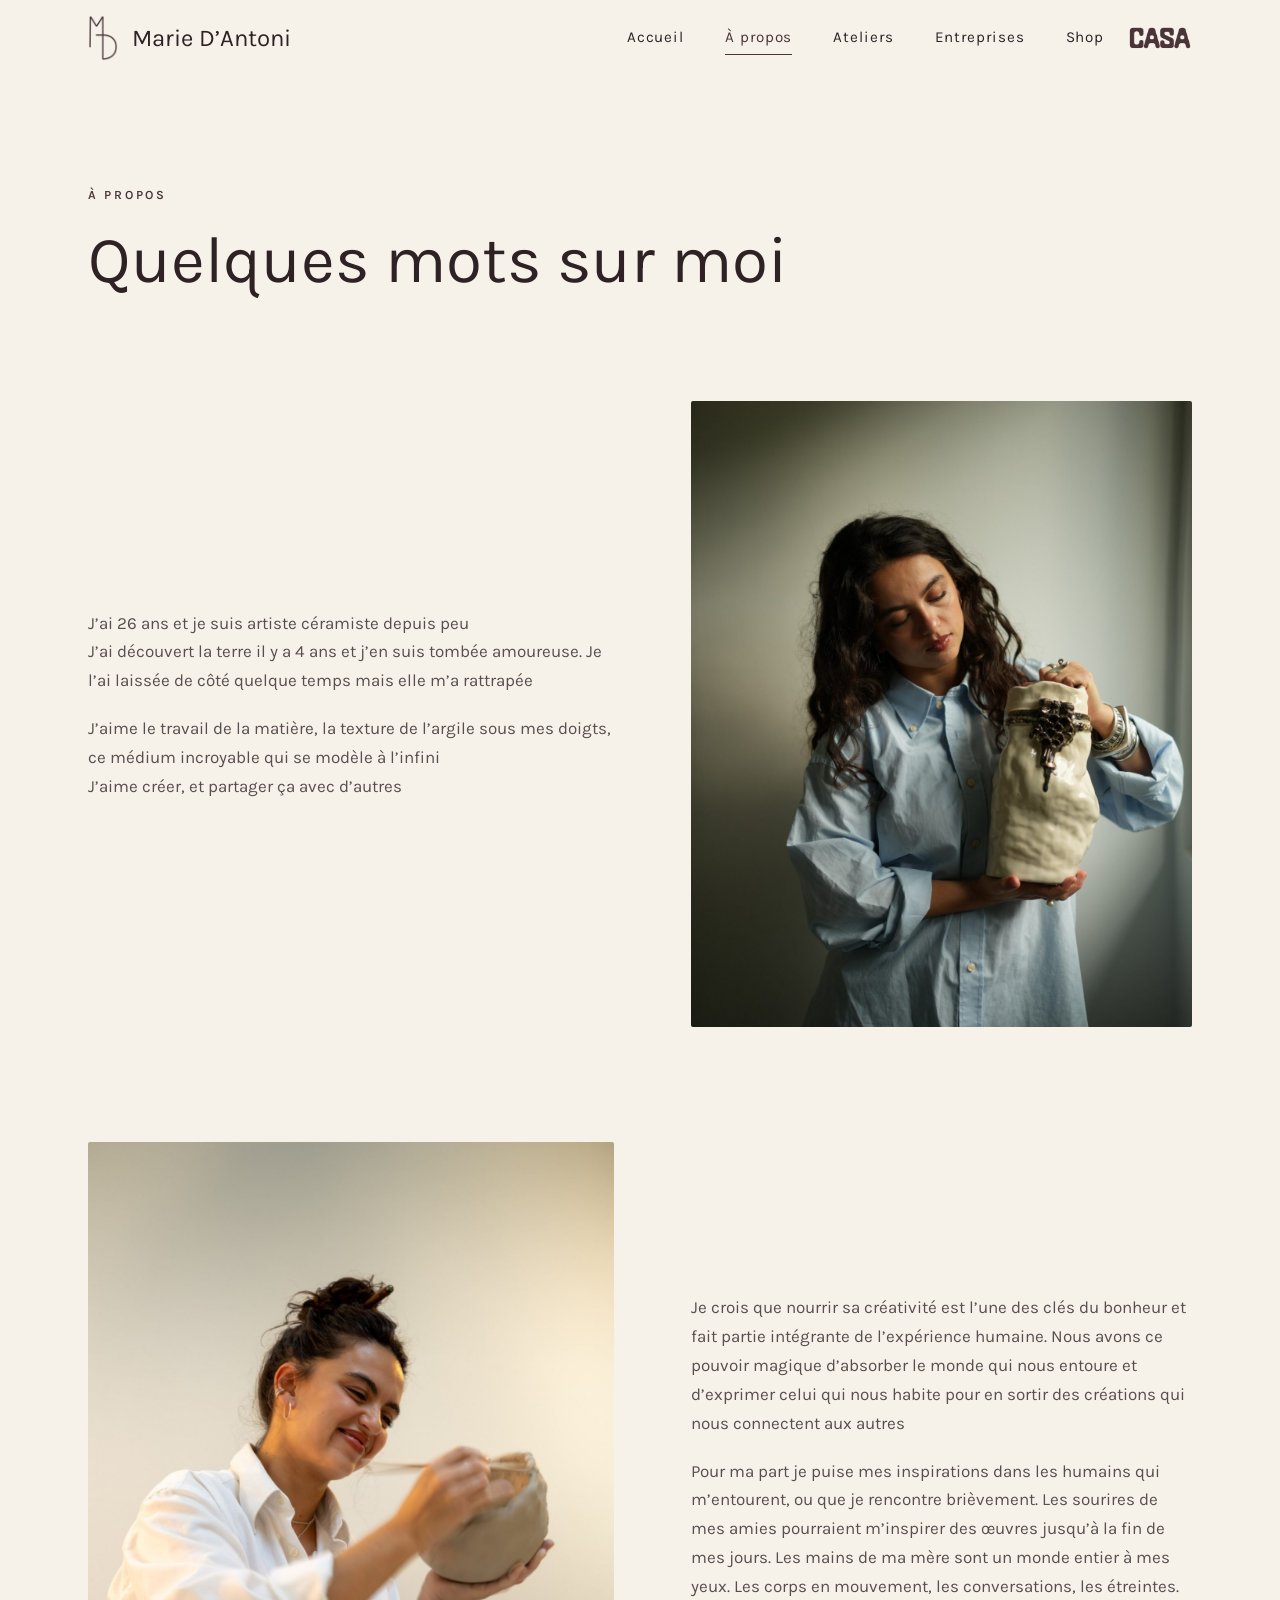
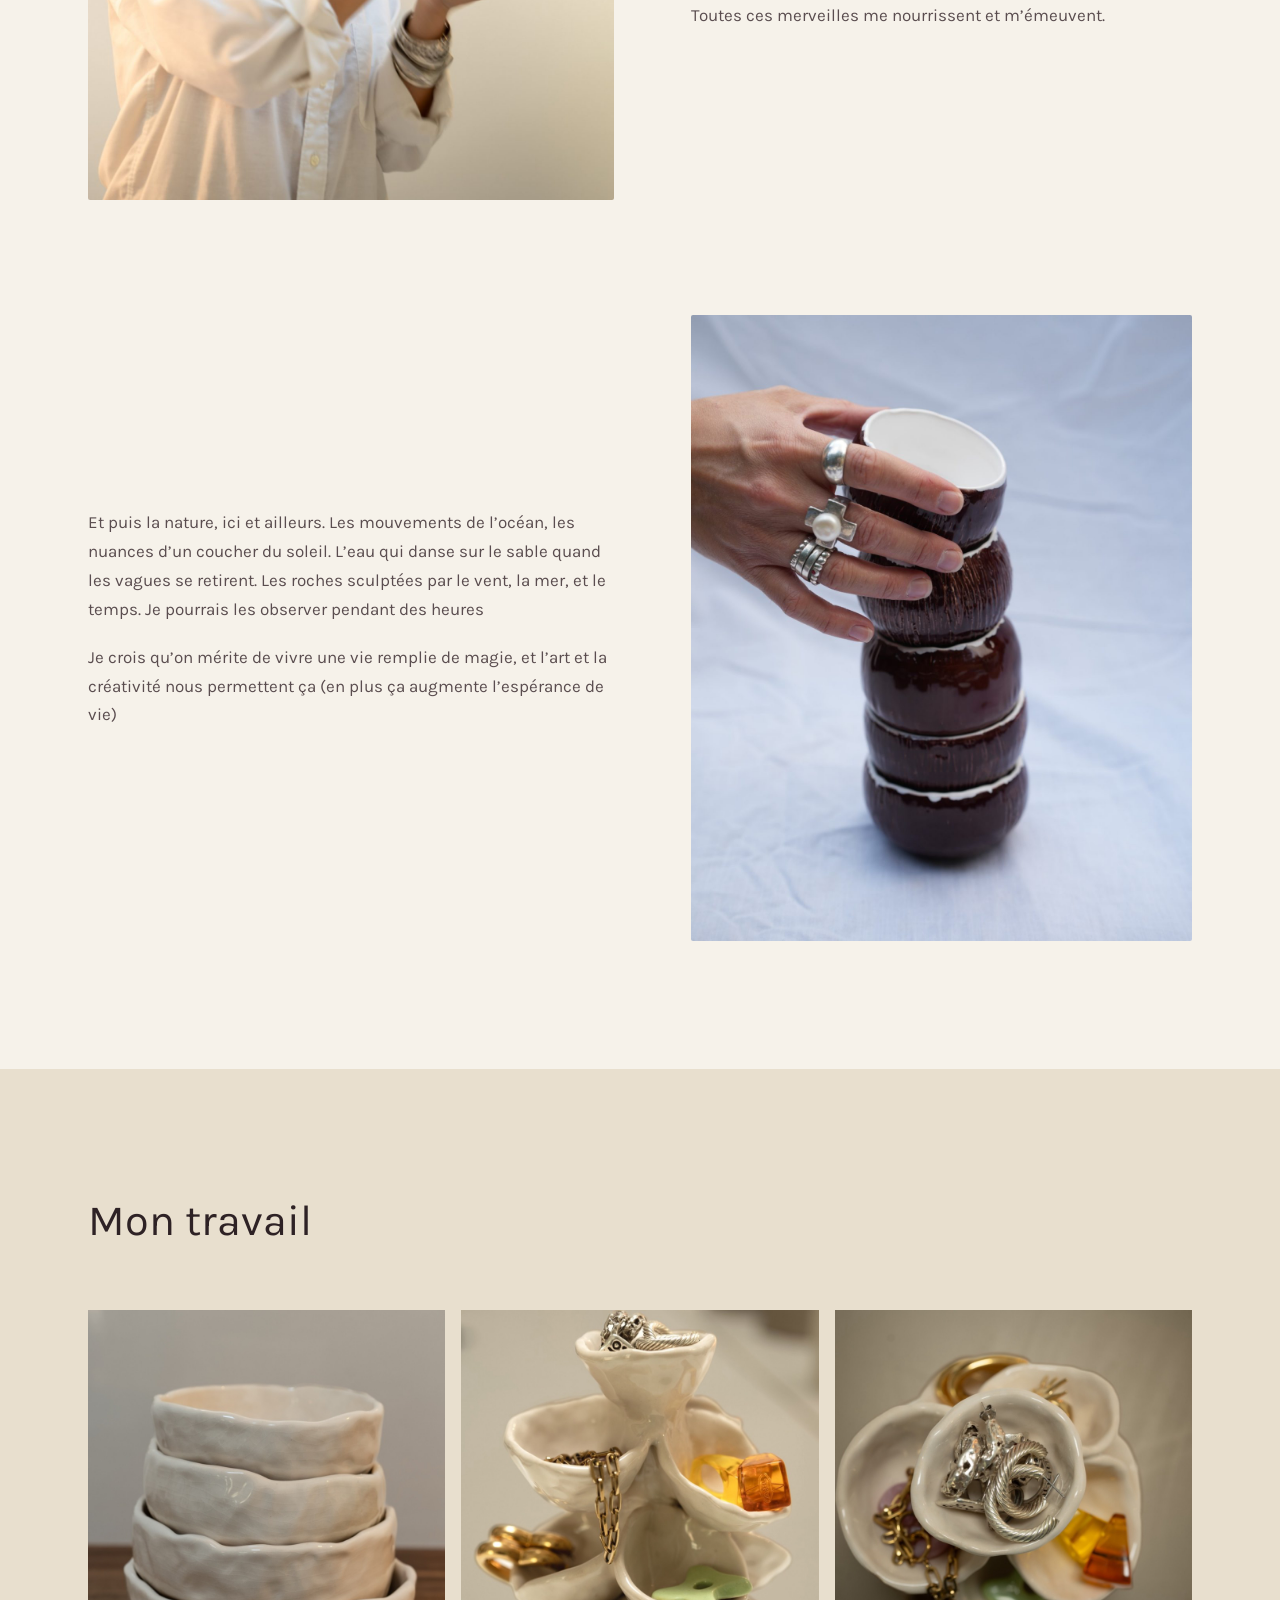
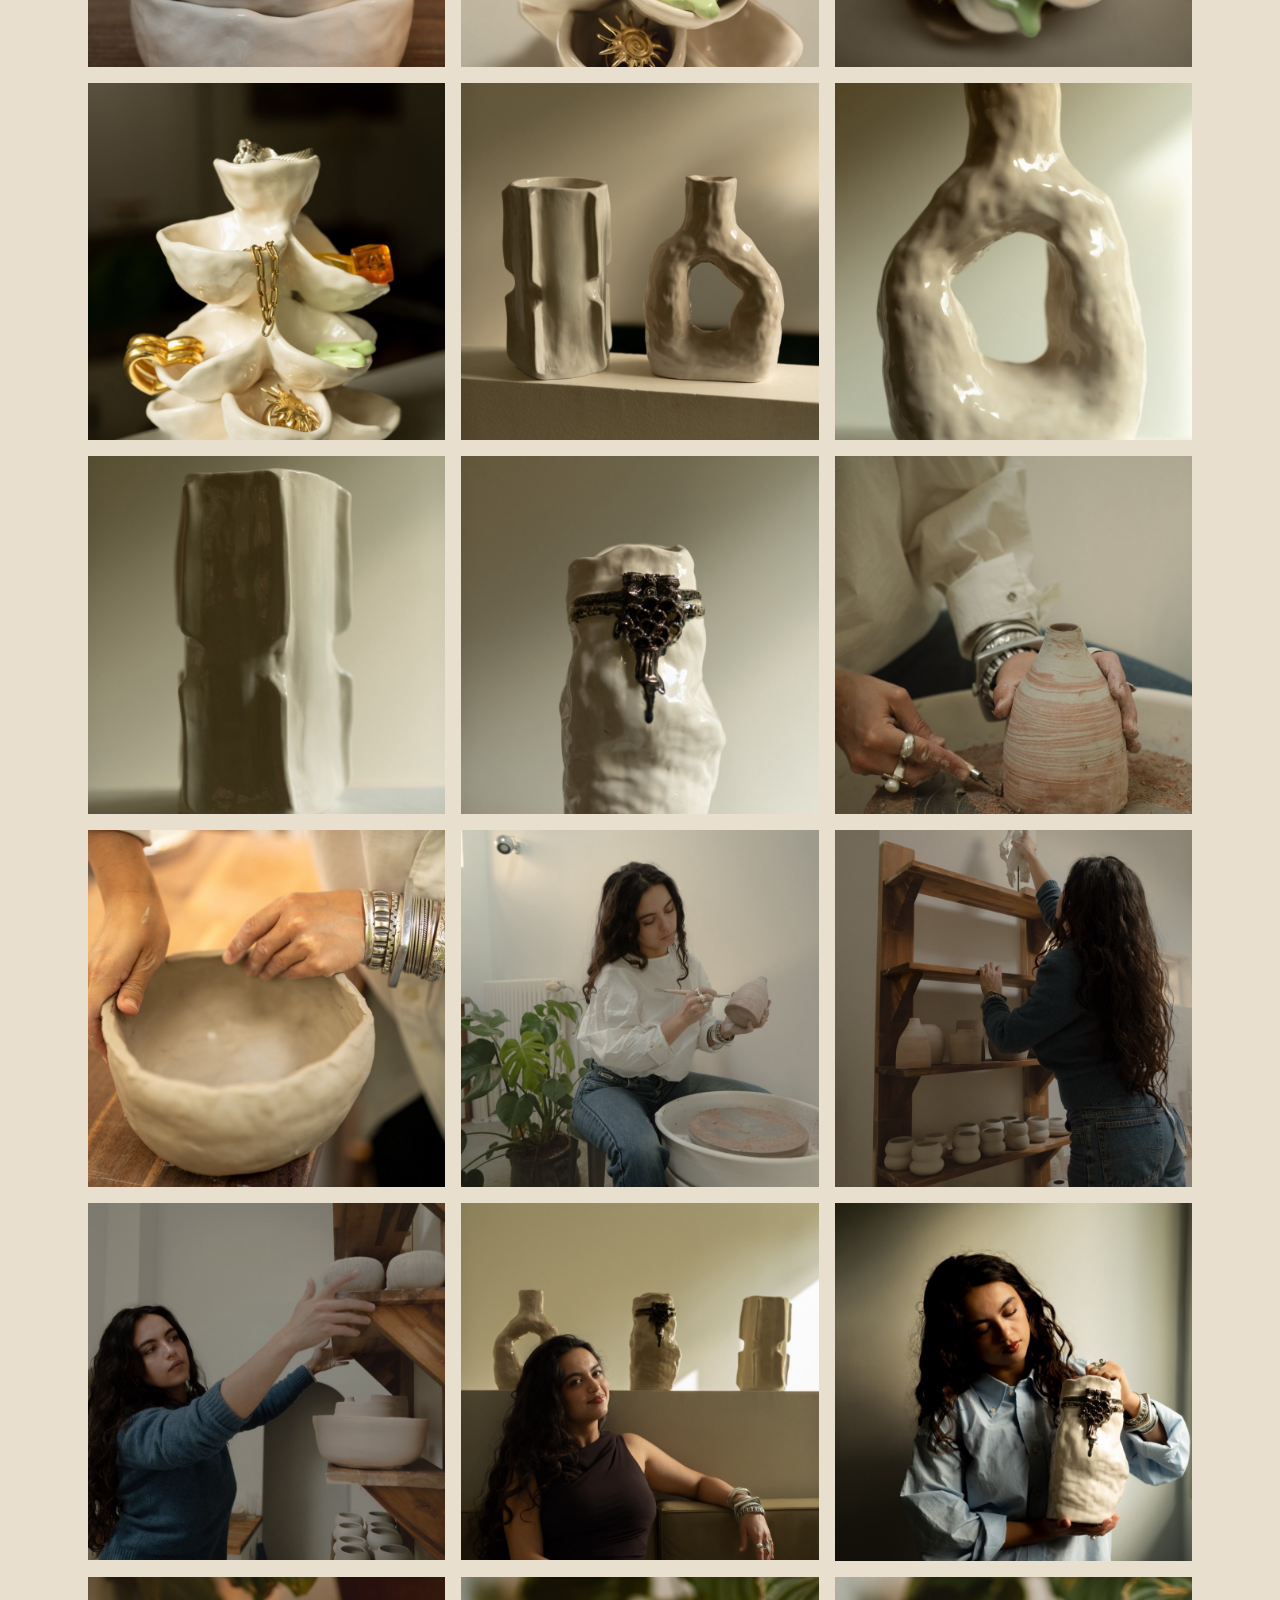
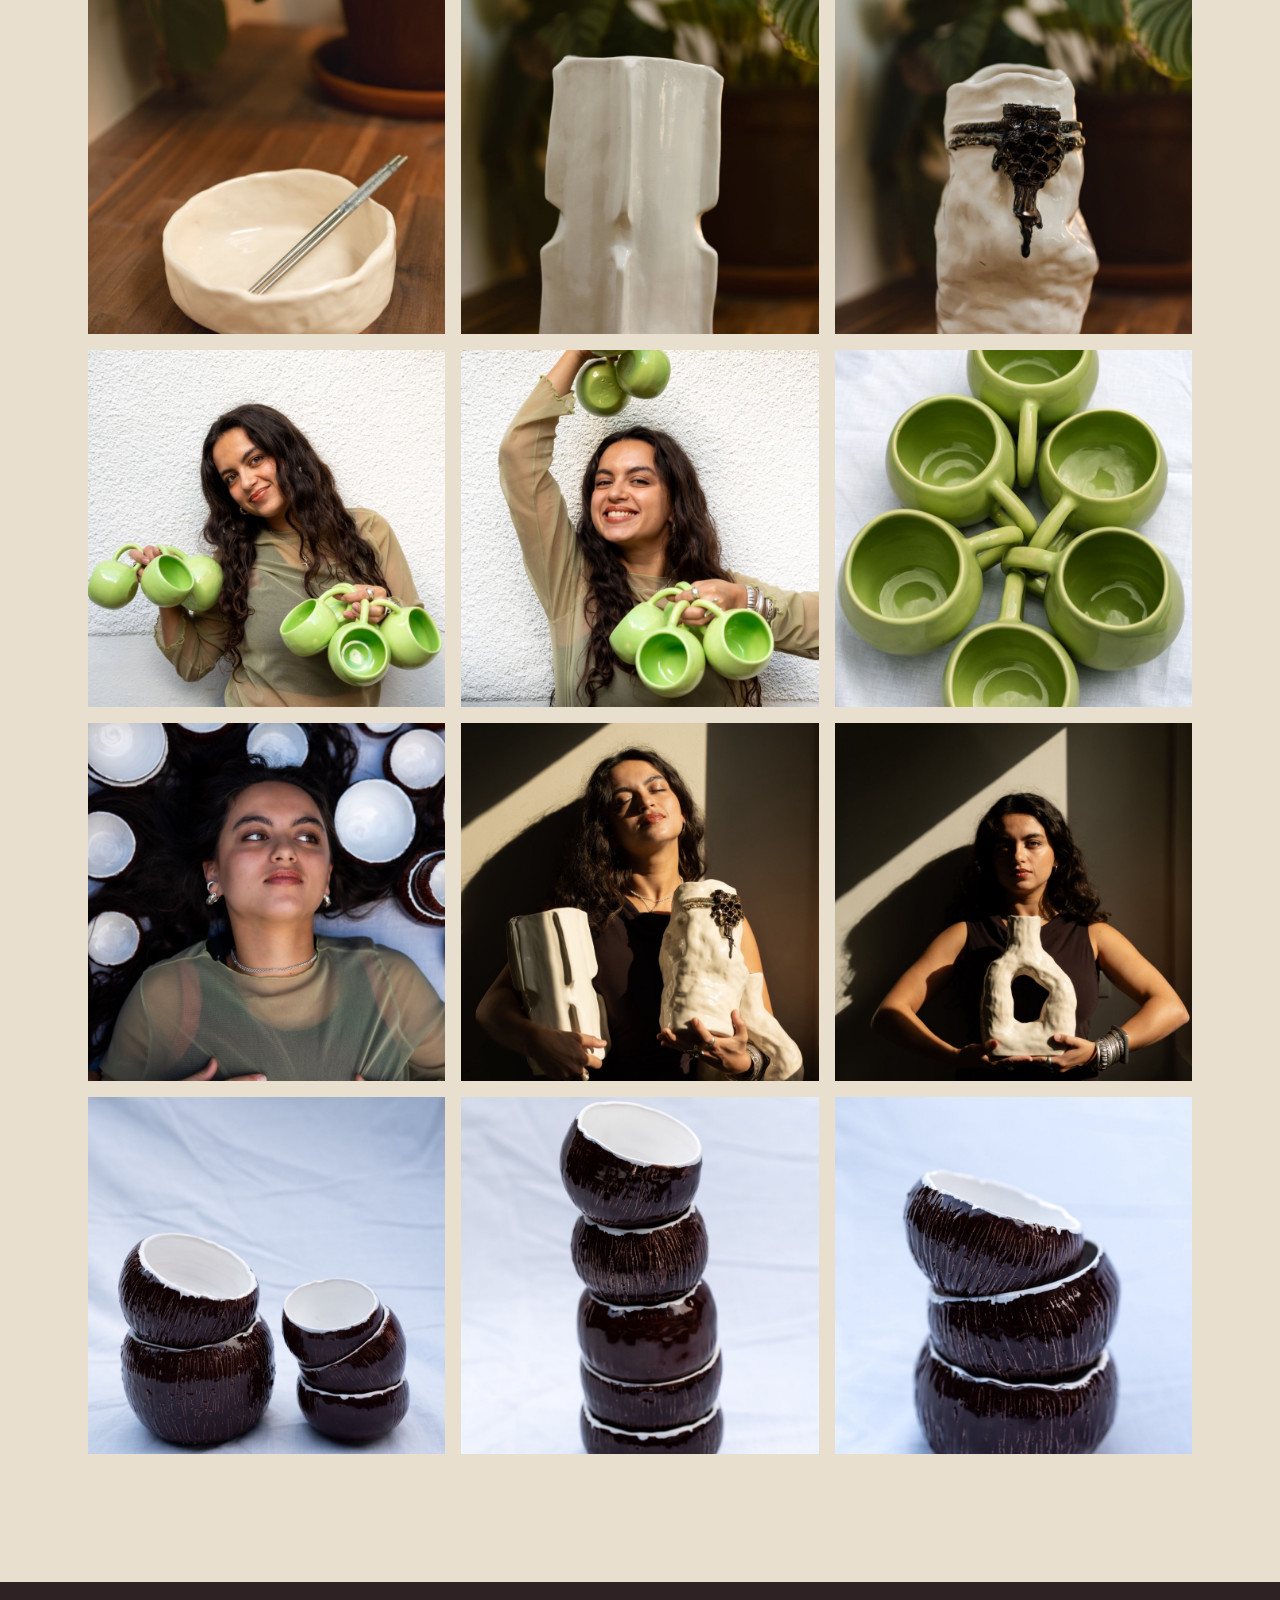
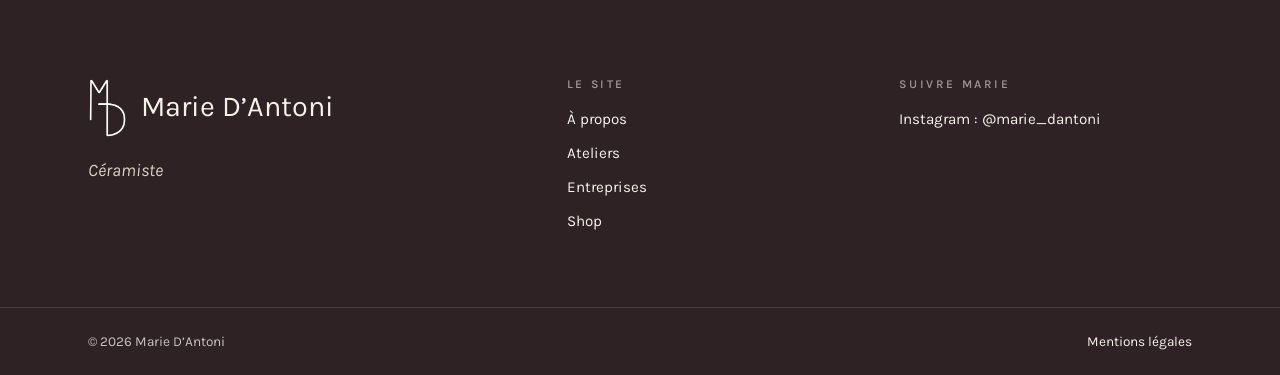
<file: presentation.html>
<!doctype html>
<html lang="fr">
<head>
  <meta charset="utf-8">
  <meta name="viewport" content="width=device-width, initial-scale=1">
  <title>À propos · Marie D’Antoni, céramiste</title>
  <!-- À COMPLÉTER : description proposée, à valider -->
  <meta name="description" content="Quelques mots sur Marie D’Antoni, artiste céramiste : la terre, ses inspirations et CASA, son atelier à Sceaux.">
  <meta name="theme-color" content="#F6F2EA">
  <!-- Balises de partage (seul endroit avec l’adresse complète du site) -->
  <meta property="og:type" content="website">
  <meta property="og:locale" content="fr_FR">
  <meta property="og:site_name" content="Marie D’Antoni, céramiste">
  <meta property="og:title" content="À propos · Marie D’Antoni, céramiste">
  <meta property="og:description" content="Quelques mots sur Marie D’Antoni, artiste céramiste : la terre, ses inspirations et CASA, son atelier.">
  <meta property="og:url" content="https://mariedantoni.fr/presentation.html">
  <meta property="og:image" content="https://mariedantoni.fr/img/partage-4.jpg">
  <meta property="og:image:width" content="1200">
  <meta property="og:image:height" content="630">
  <meta property="og:image:alt" content="Marie D’Antoni, céramiste">
  <meta name="twitter:card" content="summary_large_image">
  <link rel="canonical" href="https://mariedantoni.fr/presentation.html">
  <link rel="icon" href="img/favicon-md.png" type="image/png">
  <link rel="apple-touch-icon" href="img/favicon-md.png">
  <link rel="preconnect" href="https://fonts.googleapis.com">
  <link rel="preconnect" href="https://fonts.gstatic.com" crossorigin>
  <link rel="stylesheet" href="https://fonts.googleapis.com/css2?family=Karla:ital,wght@0,400;0,500;0,600;1,400&amp;display=swap">
  <link rel="stylesheet" href="css/style.css?v=13">
  <script>document.documentElement.classList.add('js');setTimeout(function(){if(!window.mdaPret)document.documentElement.classList.remove('js')},3000);</script>
  <script src="js/main.js?v=2" defer></script>
</head>
<body>
  <a class="aller-au-contenu" href="#contenu">Aller au contenu</a>

  <header class="entete">
    <div class="entete-inner">
      <a class="marque" href="index.html"><img class="marque-logo" src="img/logo-md-brun.png" alt="" width="261" height="400">Marie D’Antoni</a>
      <button class="menu-bouton" type="button" aria-expanded="false" aria-controls="menu" aria-label="Ouvrir le menu"><span></span><span></span></button>
      <nav id="menu" class="menu" aria-label="Menu principal">
        <ul>
          <li><a href="index.html">Accueil</a></li>
          <li><a href="presentation.html" aria-current="page">À propos</a></li>
          <li><a href="ateliers.html">Ateliers</a></li>
          <li><a href="ateliers-entreprise.html">Entreprises</a></li>
          <li><a href="boutique.html">Shop</a></li>
        </ul>
      </nav>
      <a class="entete-casa" href="ateliers.html"><img src="img/logo-casa-brun.png" alt="CASA, l’atelier" width="800" height="301"></a>
    </div>
  </header>

  <main id="contenu">

    <section class="entete-page">
      <div class="conteneur">
        <p class="surtitre apparition">À propos</p>
        <h1 class="apparition">Quelques mots sur moi</h1>
      </div>
    </section>

    <!-- Texte de Marie (texte 3), en trois blocs qui alternent texte et photo. Les retours à la ligne et l’absence de points sont voulus -->
    <section class="section section--colle">
      <div class="conteneur apropos">
        <div class="duo">
          <div class="texte reveal">
            <p>J’ai 26 ans et je suis artiste céramiste depuis peu<br>
          J’ai découvert la terre il y a 4 ans et j’en suis tombée amoureuse. Je l’ai laissée de côté quelque temps mais elle m’a rattrapée</p>
            <p>J’aime le travail de la matière, la texture de l’argile sous mes doigts, ce médium incroyable qui se modèle à l’infini<br>
          J’aime créer, et partager ça avec d’autres</p>
          </div>
          <!-- Photo du 1er bloc, format 4:5 (1280 × 1600 px) -->
          <div class="cadre cadre--4x5 ton-craie reveal" style="--d: 1">
            <img src="img/apropos-marie-2.jpg" alt="Marie D’Antoni, les yeux fermés, tenant un vase en céramique émaillée" width="1280" height="1600" loading="lazy">
          </div>
        </div>
        <div class="duo duo--inverse">
          <div class="texte reveal">
            <p>Je crois que nourrir sa créativité est l’une des clés du bonheur et fait partie intégrante de l’expérience humaine. Nous avons ce pouvoir magique d’absorber le monde qui nous entoure et d’exprimer celui qui nous habite pour en sortir des créations qui nous connectent aux autres</p>
            <p>Pour ma part je puise mes inspirations dans les humains qui m’entourent, ou que je rencontre brièvement. Les sourires de mes amies pourraient m’inspirer des œuvres jusqu’à la fin de mes jours. Les mains de ma mère sont un monde entier à mes yeux. Les corps en mouvement, les conversations, les étreintes. Toutes ces merveilles me nourrissent et m’émeuvent.</p>
          </div>
          <!-- Photo du 2e bloc, format 4:5 (1280 × 1600 px) -->
          <div class="cadre cadre--4x5 ton-terre reveal" style="--d: 1">
            <img src="img/apropos-marie-1.jpg" alt="Marie D’Antoni, souriante, en train de modeler un bol en terre" width="1280" height="1600" loading="lazy">
          </div>
        </div>
        <div class="duo">
          <div class="texte reveal">
            <p>Et puis la nature, ici et ailleurs. Les mouvements de l’océan, les nuances d’un coucher du soleil. L’eau qui danse sur le sable quand les vagues se retirent. Les roches sculptées par le vent, la mer, et le temps. Je pourrais les observer pendant des heures</p>
            <p>Je crois qu’on mérite de vivre une vie remplie de magie, et l’art et la créativité nous permettent ça (en plus ça augmente l’espérance de vie)</p>
          </div>
          <!-- Photo du 3e bloc, format 4:5 (1280 × 1600 px) -->
          <div class="cadre cadre--4x5 ton-gres reveal" style="--d: 1">
            <img src="img/apropos-bols-1.jpg" alt="Une main baguée tenant une pile de bols en céramique marron, au bord blanc" width="1280" height="1600" loading="lazy">
          </div>
        </div>
      </div>
    </section>

    <!-- Galerie : 27 photos carrées (900 × 900 px) dans img/galerie/, classées en dégradé du blanc au marron foncé -->
    <section class="section section--biscuit">
      <div class="conteneur">
        <div class="section-tete reveal">
          <h2>Mon travail</h2>
        </div>
        <div class="galerie reveal">
          <div class="galerie-item"><img src="img/galerie/travail-01.jpg" alt="Pile de bols blancs" width="900" height="900" loading="lazy"></div>
          <div class="galerie-item"><img src="img/galerie/travail-02.jpg" alt="Porte-bijoux en céramique blanche garni de bijoux" width="900" height="900" loading="lazy"></div>
          <div class="galerie-item"><img src="img/galerie/travail-03.jpg" alt="Porte-bijoux vu de dessus, rempli de bagues et de boucles d’oreilles" width="900" height="900" loading="lazy"></div>
          <div class="galerie-item"><img src="img/galerie/travail-04.jpg" alt="Porte-bijoux en céramique blanche dans la lumière" width="900" height="900" loading="lazy"></div>
          <div class="galerie-item"><img src="img/galerie/travail-05.jpg" alt="Deux vases blancs aux formes sculptées" width="900" height="900" loading="lazy"></div>
          <div class="galerie-item"><img src="img/galerie/travail-06.jpg" alt="Vase ajouré blanc" width="900" height="900" loading="lazy"></div>
          <div class="galerie-item"><img src="img/galerie/travail-07.jpg" alt="Vase blanc aux formes rectangulaires sculptées" width="900" height="900" loading="lazy"></div>
          <div class="galerie-item"><img src="img/galerie/travail-08.jpg" alt="Vase blanc à la grappe noire" width="900" height="900" loading="lazy"></div>
          <div class="galerie-item"><img src="img/galerie/travail-09.jpg" alt="Mains de Marie sur un vase rayé de rose" width="900" height="900" loading="lazy"></div>
          <div class="galerie-item"><img src="img/galerie/travail-27.jpg" alt="Mains de Marie façonnant un bol en terre crue" width="900" height="900" loading="lazy"></div>
          <div class="galerie-item"><img src="img/galerie/travail-10.jpg" alt="Marie D’Antoni au travail sur le tour" width="900" height="900" loading="lazy"></div>
          <div class="galerie-item"><img src="img/galerie/travail-11.jpg" alt="Marie D’Antoni rangeant ses pièces sur les étagères de l’atelier" width="900" height="900" loading="lazy"></div>
          <div class="galerie-item"><img src="img/galerie/travail-12.jpg" alt="Marie D’Antoni posant un bol sur une étagère de l’atelier" width="900" height="900" loading="lazy"></div>
          <div class="galerie-item"><img src="img/galerie/travail-13.jpg" alt="Marie D’Antoni assise sous trois de ses vases" width="900" height="900" loading="lazy"></div>
          <div class="galerie-item"><img src="img/galerie/travail-14.jpg" alt="Marie D’Antoni tenant le vase à la grappe" width="900" height="900" loading="lazy"></div>
          <div class="galerie-item"><img src="img/galerie/travail-15.jpg" alt="Bol blanc et baguettes" width="900" height="900" loading="lazy"></div>
          <div class="galerie-item"><img src="img/galerie/travail-16.jpg" alt="Vase blanc sculpté devant une plante" width="900" height="900" loading="lazy"></div>
          <div class="galerie-item"><img src="img/galerie/travail-17.jpg" alt="Vase blanc à la grappe devant une plante" width="900" height="900" loading="lazy"></div>
          <div class="galerie-item"><img src="img/galerie/travail-18.jpg" alt="Marie D’Antoni avec ses tasses vertes" width="900" height="900" loading="lazy"></div>
          <div class="galerie-item"><img src="img/galerie/travail-19.jpg" alt="Marie D’Antoni levant ses tasses vertes en riant" width="900" height="900" loading="lazy"></div>
          <div class="galerie-item"><img src="img/galerie/travail-20.jpg" alt="Six tasses vertes aux anses entrelacées" width="900" height="900" loading="lazy"></div>
          <div class="galerie-item"><img src="img/galerie/travail-21.jpg" alt="Marie D’Antoni entourée de bols noix de coco" width="900" height="900" loading="lazy"></div>
          <div class="galerie-item"><img src="img/galerie/travail-25.jpg" alt="Marie D’Antoni, en robe marron, tenant deux vases blancs, les yeux fermés" width="900" height="900" loading="lazy"></div>
          <div class="galerie-item"><img src="img/galerie/travail-26.jpg" alt="Marie D’Antoni, en robe marron, tenant le vase ajouré blanc" width="900" height="900" loading="lazy"></div>
          <div class="galerie-item"><img src="img/galerie/travail-22.jpg" alt="Deux piles de bols noix de coco" width="900" height="900" loading="lazy"></div>
          <div class="galerie-item"><img src="img/galerie/travail-23.jpg" alt="Haute pile de bols noix de coco" width="900" height="900" loading="lazy"></div>
          <div class="galerie-item"><img src="img/galerie/travail-24.jpg" alt="Bols noix de coco empilés" width="900" height="900" loading="lazy"></div>
        </div>
      </div>
    </section>

  </main>

  <footer class="pied">
    <div class="conteneur pied-inner">
      <div class="pied-marque">
        <a class="marque" href="index.html"><img class="marque-logo" src="img/logo-md-blanc.png" alt="" width="261" height="400">Marie D’Antoni</a>
        <p class="pied-metier">Céramiste</p>
      </div>
      <nav aria-label="Pied de page">
        <h2 class="pied-titre">Le site</h2>
        <ul>
          <li><a href="presentation.html">À propos</a></li>
          <li><a href="ateliers.html">Ateliers</a></li>
          <li><a href="ateliers-entreprise.html">Entreprises</a></li>
          <li><a href="boutique.html">Shop</a></li>
        </ul>
      </nav>
      <div>
        <h2 class="pied-titre">Suivre Marie</h2>
        <!-- Plus tard : ajouter ici le compte Instagram de l’atelier (Casa Atelier), sur le même modèle -->
        <ul>
          <li><a href="https://www.instagram.com/marie_dantoni/" rel="me">Instagram&nbsp;: @marie_dantoni</a></li>
        </ul>
      </div>
    </div>
    <div class="pied-bas">
      <div class="conteneur">
        <p>© <span data-annee>2026</span> Marie D’Antoni</p>
        <a href="mentions-legales.html">Mentions légales</a>
      </div>
    </div>
  </footer>
</body>
</html>
</file>
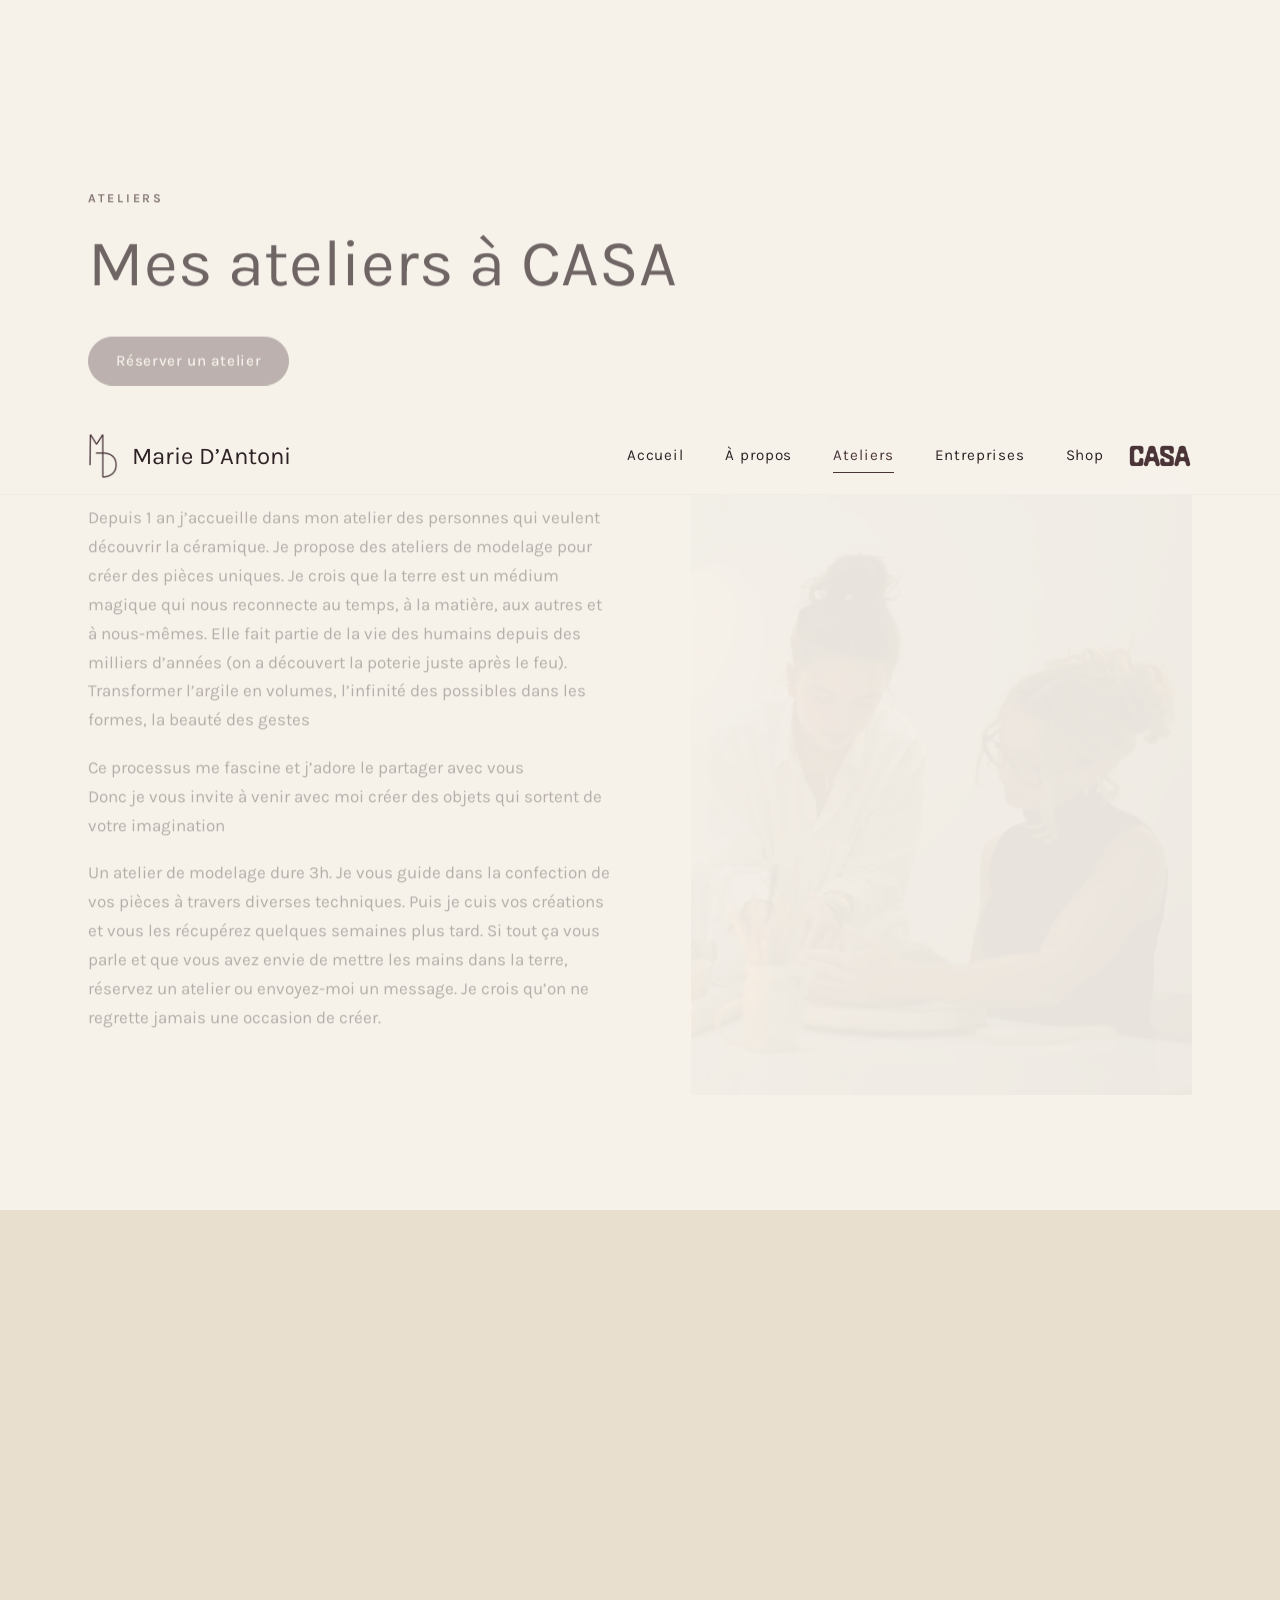
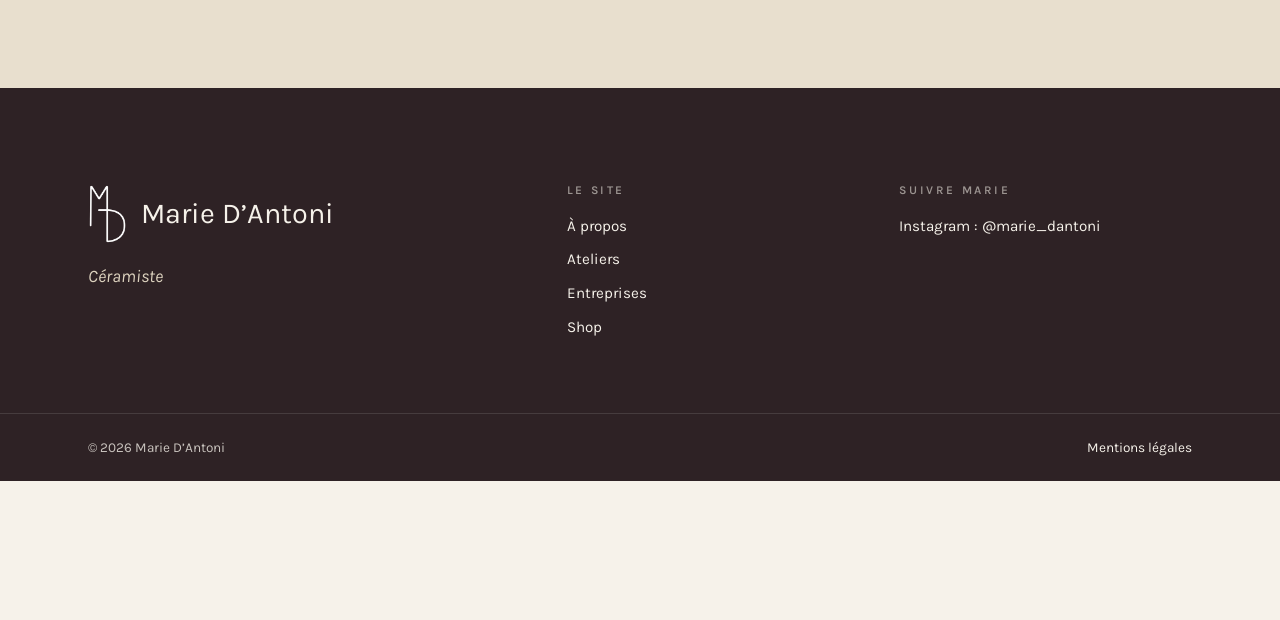
<file: rendez-vous.html>
<!doctype html>
<html lang="fr">
<head>
  <meta charset="utf-8">
  <meta name="viewport" content="width=device-width, initial-scale=1">
  <!-- Ancienne page Rendez-vous, remplacée par la page Ateliers (octobre 2026).
       On la garde pour que les anciens liens mènent toujours au bon endroit. -->
  <title>Ateliers · Marie D’Antoni, céramiste</title>
  <meta name="robots" content="noindex">
  <meta http-equiv="refresh" content="0; url=ateliers.html#reserver">
  <link rel="canonical" href="https://mariedantoni.fr/ateliers.html">
  <link rel="icon" href="img/favicon-md.png" type="image/png">
  <link rel="apple-touch-icon" href="img/favicon-md.png">
  <style>body{margin:0;padding:48px 16px;background:#F6F2EA;color:#2E2225;font:18px/1.6 Karla,system-ui,sans-serif;text-align:center}a{color:#4A3438}</style>
</head>
<body>
  <p>Les rendez-vous se trouvent maintenant sur la page <a href="ateliers.html#reserver">Ateliers</a>.</p>
</body>
</html>
</file>
<file: css/style.css>
/* =========================================================
   Marie d’Antoni, céramiste
   Feuille de style unique du site.
   Couleurs, polices et espacements se règlent dans :root.
   Après toute modification, augmenter le numéro ?v=N
   dans les pages (style.css?v=N) pour éviter le cache.
   ========================================================= */

:root {
  /* Couleurs (palette du 08/10 d'après la photo de Marie :
     le marron de sa robe et le beige de ses poteries, sans vert) */
  --porcelaine: #F6F2EA;   /* fond principal : beige des poteries, très clair */
  --biscuit: #E8DFCE;      /* fond des sections alternées : beige des poteries */
  --craie: #DDD3BF;        /* fonds d'encarts, cadres vides */
  --gres: #8C8470;         /* gris chaud, éléments décoratifs */
  --encre: #2E2225;        /* texte principal et pied de page : marron de la robe */
  --encre-douce: #5A4D4F;  /* texte secondaire */
  --olive: #8C7663;        /* brun-taupe, pour les grands éléments (« Céramiste », traits). Le nom est resté de la version olive */
  --terre: #4A3438;        /* accent : boutons, liens, petits titres. Marron de la robe, un peu éclairci */
  --terre-fonce: #2E2225;  /* survol des boutons : marron de la robe */
  --terre-claire: #DDD3BF; /* accent sur fond sombre (pied de page) : beige des poteries */
  --celadon: #CFC3AE;      /* beige grisé doux */
  --ligne: rgba(46, 34, 37, .14);

  /* Polices (chargées depuis Google Fonts dans chaque page) */
  --sans: "Karla", system-ui, -apple-system, "Segoe UI", Roboto, sans-serif;
  --serif: var(--sans);   /* titres : même police que le texte (demande de Marie, 08/10). Avant : "EB Garamond" */

  /* Mise en page */
  --largeur: 1200px;
  --gouttiere: clamp(16px, 4vw, 48px);
  --section: clamp(72px, 10vw, 136px);
  --entete: 76px;
  --douceur: cubic-bezier(.2, .6, .2, 1);
}

/* ---------- Base ---------- */

*, *::before, *::after { box-sizing: border-box; }

html {
  -webkit-text-size-adjust: 100%;
  scroll-behavior: smooth;
  scroll-padding-top: calc(var(--entete) + 16px);
}

body {
  margin: 0;
  background: var(--porcelaine);
  color: var(--encre);
  font-family: var(--sans);
  font-size: 1.0625rem;
  line-height: 1.7;
  -webkit-font-smoothing: antialiased;
  text-rendering: optimizeLegibility;
  overflow-x: hidden;
}

img, svg { display: block; max-width: 100%; }

a { color: inherit; }

h1, h2, h3 {
  font-family: var(--serif);
  font-weight: 400;
  line-height: 1.12;
  color: var(--encre);
  margin: 0 0 .5em;
}
h1 { font-size: clamp(2.5rem, 5.4vw, 4.1rem); }
h2 { font-size: clamp(1.85rem, 3.6vw, 2.7rem); }
h3 { font-size: clamp(1.35rem, 2vw, 1.6rem); }

p { margin: 0 0 1.1em; }

:focus-visible { outline: 2px solid var(--terre); outline-offset: 3px; }

.conteneur {
  width: 100%;
  max-width: var(--largeur);
  margin-inline: auto;
  padding-inline: var(--gouttiere);
}

.surtitre {
  display: inline-block;
  font-family: var(--sans);
  font-size: .78rem;
  font-weight: 600;
  letter-spacing: .22em;
  text-transform: uppercase;
  color: var(--terre);
  margin: 0 0 1.1rem;
}

.chapo {
  font-size: clamp(1.1rem, 1.6vw, 1.25rem);
  line-height: 1.65;
  color: var(--encre-douce);
  max-width: 36em;
}

/* Infos manquantes, visibles pour les repérer facilement */
.a-completer {
  color: var(--terre-fonce);
  background: rgba(74, 52, 56, .09);
  border-radius: 3px;
  padding: 0 .3em;
}

.aller-au-contenu {
  position: absolute;
  left: 16px;
  top: -64px;
  z-index: 100;
  background: var(--encre);
  color: var(--porcelaine);
  padding: .6em 1em;
  border-radius: 4px;
  text-decoration: none;
}
.aller-au-contenu:focus { top: 12px; }

/* ---------- En-tête et menu ---------- */

.entete {
  position: sticky;
  top: 0;
  z-index: 50;
  background: rgba(246, 242, 234, .95);
  -webkit-backdrop-filter: saturate(1.2) blur(8px);
  backdrop-filter: saturate(1.2) blur(8px);
  border-bottom: 1px solid transparent;
  transition: border-color .4s ease;
}
.entete.defile { border-bottom-color: var(--ligne); }

.entete-inner {
  display: flex;
  align-items: center;
  justify-content: space-between;
  gap: 24px;
  height: var(--entete);
  max-width: var(--largeur);
  margin-inline: auto;
  padding-inline: var(--gouttiere);
}

.marque {
  display: inline-flex;
  align-items: center;
  gap: 14px;
  font-family: var(--serif);
  font-size: 1.5rem;
  font-weight: 400;
  line-height: 1;
  text-decoration: none;
  color: var(--encre);
  white-space: nowrap;
}

/* Logos de Marie : monogramme MD à gauche, CASA à droite */
.marque-logo { width: auto; height: 46px; }
.entete-casa { flex-shrink: 0; }
.entete-casa img { width: auto; height: 24px; }
@media (min-width: 761px) { .menu { margin-left: auto; } }
@media (max-width: 960px) { .entete-casa { display: none; } }
.titre-logo img { width: clamp(170px, 22vw, 250px); height: auto; margin-top: .2em; }

.menu ul {
  display: flex;
  gap: clamp(22px, 3.2vw, 48px);
  list-style: none;
  margin: 0;
  padding: 0;
}
.menu a {
  position: relative;
  display: inline-block;
  padding: .4em 0;
  font-size: .95rem;
  letter-spacing: .06em;
  text-decoration: none;
  color: var(--encre);
  transition: color .3s ease;
}
.menu a::after {
  content: "";
  position: absolute;
  left: 0;
  right: 0;
  bottom: .15em;
  height: 1px;
  background: currentColor;
  transform: scaleX(0);
  transform-origin: left;
  transition: transform .4s var(--douceur);
}
.menu a:hover::after,
.menu a[aria-current="page"]::after { transform: scaleX(1); }
.menu a[aria-current="page"] { color: var(--terre); }

.menu-bouton { display: none; }

@media (max-width: 760px) {
  .js .menu-bouton {
    display: inline-flex;
    flex-direction: column;
    justify-content: center;
    align-items: center;
    gap: 7px;
    width: 44px;
    height: 44px;
    margin-right: -10px;
    padding: 0;
    background: none;
    border: 0;
    cursor: pointer;
  }
  .menu-bouton span {
    display: block;
    width: 24px;
    height: 1.5px;
    background: var(--encre);
    transition: transform .3s ease;
  }
  .menu-bouton[aria-expanded="true"] span:first-child { transform: translateY(4.25px) rotate(45deg); }
  .menu-bouton[aria-expanded="true"] span:last-child { transform: translateY(-4.25px) rotate(-45deg); }

  .js .menu {
    position: absolute;
    top: var(--entete);
    left: 0;
    right: 0;
    background: var(--porcelaine);
    border-bottom: 1px solid var(--ligne);
    padding: 4px var(--gouttiere) 24px;
    visibility: hidden;
    opacity: 0;
    transform: translateY(-6px);
    transition: opacity .25s ease, transform .25s ease, visibility 0s linear .25s;
    max-height: calc(100vh - var(--entete));
    max-height: calc(100dvh - var(--entete));
    overflow-y: auto;
    overscroll-behavior: contain;
  }
  .js .menu-ouvert .menu {
    visibility: visible;
    opacity: 1;
    transform: none;
    transition: opacity .25s ease, transform .25s ease;
  }
  .js .menu ul { flex-direction: column; gap: 0; }
  .js .menu li + li { border-top: 1px solid var(--ligne); }
  .js .menu a {
    display: block;
    padding: 14px 0;
    font-family: var(--serif);
    font-size: 1.5rem;
    letter-spacing: 0;
  }
  .js .menu a::after { display: none; }
  .js .menu a[aria-current="page"] { text-decoration: underline; text-decoration-thickness: 1px; text-underline-offset: .3em; }

  html:not(.js) .entete-inner { height: auto; flex-wrap: wrap; padding-block: 16px; }
  html:not(.js) .menu ul { gap: 18px; }
}

/* ---------- Boutons et liens ---------- */

.boutons { display: flex; flex-wrap: wrap; gap: 12px; }

.bouton {
  display: inline-flex;
  align-items: center;
  justify-content: center;
  gap: .6em;
  padding: .95em 1.75em;
  font-family: var(--sans);
  font-size: .95rem;
  font-weight: 500;
  letter-spacing: .04em;
  line-height: 1.2;
  text-decoration: none;
  color: var(--porcelaine);
  background: var(--terre);
  border: 1px solid var(--terre);
  border-radius: 999px;
  transition: background-color .3s ease, color .3s ease, border-color .3s ease;
}
.bouton:hover { background: var(--terre-fonce); border-color: var(--terre-fonce); }

.bouton--contour {
  color: var(--encre);
  background: transparent;
  border-color: rgba(46, 34, 37, .35);
}
.bouton--contour:hover { color: var(--porcelaine); background: var(--encre); border-color: var(--encre); }

.lien-fleche {
  display: inline-flex;
  align-items: center;
  gap: .5em;
  font-size: .92rem;
  font-weight: 500;
  letter-spacing: .05em;
  color: var(--terre);
  text-decoration: none;
  border-bottom: 1px solid rgba(74, 52, 56, .35);
  padding-bottom: 2px;
  transition: border-color .3s ease, gap .3s ease;
}
.lien-fleche::after { content: "→"; content: "→" / ""; }

/* ---------- Cadres photo (et emplacements « Photo à venir ») ----------
   Pour mettre une vraie photo : remplacer le <span class="a-venir">…</span>
   par <img src="img/ma-photo.jpg" alt="Description"> en gardant le cadre.
   La photo doit avoir le même format que le cadre (4:5, 4:3, 3:2). */

.cadre {
  position: relative;
  overflow: hidden;
  aspect-ratio: 4 / 5;
  background: var(--craie);
  border-radius: 2px;
}
.cadre--4x5 { aspect-ratio: 4 / 5; }
.cadre--4x3 { aspect-ratio: 4 / 3; }
.cadre--3x2 { aspect-ratio: 3 / 2; }
.cadre--1x1 { aspect-ratio: 1 / 1; }

.cadre > img {
  width: 100%;
  height: 100%;
  object-fit: cover;
  transition: transform 1.4s var(--douceur);
}

.a-venir {
  position: absolute;
  inset: 0;
  display: flex;
  flex-direction: column;
  align-items: center;
  justify-content: center;
  gap: 14px;
  font-size: .7rem;
  font-weight: 500;
  letter-spacing: .24em;
  text-transform: uppercase;
  color: rgba(46, 34, 37, .8);
}
.a-venir img {
  width: min(40%, 160px);
  height: auto;
  transition: transform 1.4s var(--douceur);
}

/* Tons d'émail pour les emplacements provisoires */
.ton-terre   { background: radial-gradient(120% 95% at 28% 16%, #EDE4D6 0%, #D9C9B2 52%, #C2AD92 100%); }
.ton-gres    { background: radial-gradient(120% 95% at 72% 18%, #F0EBE0 0%, #E2D9C7 55%, #D2C6AF 100%); }
.ton-celadon { background: radial-gradient(120% 95% at 30% 18%, #ECE6DC 0%, #DCD2C2 55%, #C9BCA7 100%); }
.ton-craie   { background: radial-gradient(120% 95% at 50% 12%, #F5F1E8 0%, #E9E2D4 60%, #DCD3C1 100%); }
.ton-nuit    { background: radial-gradient(120% 95% at 34% 18%, #574549 0%, #3E2F33 55%, #2E2225 100%); }
.ton-nuit .a-venir { color: rgba(246, 242, 234, .7); }
.ton-nuit .a-venir img { filter: invert(1); opacity: .75; }

/* ---------- Sections ---------- */

.section { padding-block: var(--section); }
.section--biscuit { background: var(--biscuit); }
.section--colle { padding-top: 0; }

.section-tete {
  max-width: 44em;
  margin-bottom: clamp(36px, 5vw, 64px);
}
.section-tete h2:last-child,
.section-tete p:last-child { margin-bottom: 0; }
.section-tete p:not(.surtitre) { color: var(--encre-douce); }

.duo {
  display: grid;
  grid-template-columns: 1.05fr 1fr;
  gap: clamp(36px, 6vw, 104px);
  align-items: center;
}
.duo--inverse > :first-child { order: 2; }
.texte { max-width: 34em; }
.texte p:not(.surtitre) { color: var(--encre-douce); }
.texte .boutons { margin-top: 1.8rem; }

/* À propos : galerie de photos carrées */
.galerie { display: grid; grid-template-columns: repeat(3, 1fr); gap: clamp(8px, 1.5vw, 16px); }
@media (max-width: 700px) { .galerie { grid-template-columns: repeat(2, 1fr); } }
.galerie-item { aspect-ratio: 1 / 1; overflow: hidden; background: var(--craie); }
.galerie-item img { width: 100%; height: 100%; object-fit: cover; }

/* À propos : blocs texte / photo qui alternent */
.apropos .duo + .duo { margin-top: clamp(64px, 9vw, 128px); }

@media (max-width: 700px) {
  .duo { grid-template-columns: 1fr; }
  .duo--inverse > :first-child { order: 0; }
}

/* ---------- Accueil ---------- */

.accueil-hero { padding-block: clamp(28px, 5vw, 64px) var(--section); }
.accueil-hero .conteneur {
  display: grid;
  grid-template-columns: 1fr 1fr;
  gap: clamp(36px, 6vw, 104px);
  align-items: center;
}

.hero-texte h1 {
  font-size: clamp(2.9rem, 6.4vw, 5.3rem);
  line-height: 1.02;
  margin-bottom: .45em;
}
.hero-texte h1 .metier {
  display: block;
  margin-top: .4em;
  font-size: .44em;
  font-style: italic;
  font-weight: 400;
  color: var(--olive);
}
.hero-texte h1 .metier::before {
  content: "";
  display: inline-block;
  width: 1.7em;
  height: 1px;
  margin-right: .55em;
  vertical-align: middle;
  background: currentColor;
}
.hero-texte .chapo { margin-bottom: 2.2rem; }

@media (max-width: 700px) {
  .accueil-hero .conteneur { grid-template-columns: 1fr; }
}

.grille-3 {
  display: grid;
  grid-template-columns: repeat(3, 1fr);
  gap: clamp(28px, 3vw, 44px);
}
@media (max-width: 860px) {
  .grille-3 { grid-template-columns: 1fr; gap: 48px; }
}

.item { display: block; text-decoration: none; color: inherit; }
.item .cadre { margin-bottom: 24px; }
.item h3 { margin-bottom: .35em; }
.item p { color: var(--encre-douce); margin-bottom: 1em; }
.item:hover .cadre > img,
.item:hover .a-venir img { transform: scale(1.035); }
.item:hover .lien-fleche { border-color: var(--terre); gap: .75em; }

/* ---------- En-tête des pages intérieures ---------- */

.entete-page { padding-block: clamp(48px, 8vw, 112px) clamp(48px, 6vw, 80px); }
.entete-page h1 { margin-bottom: .4em; }
.entete-page .chapo { margin-bottom: 0; }
.entete-page .chapo + .chapo { margin-top: 1em; }
.entete-page .boutons { margin-top: 2rem; }

/* ---------- Étapes (présentation, rendez-vous) ---------- */

.etapes {
  display: grid;
  grid-template-columns: repeat(4, 1fr);
  gap: clamp(24px, 3vw, 44px);
  list-style: none;
  margin: 0;
  padding: 0;
}
.etapes--3 { grid-template-columns: repeat(3, 1fr); }
.etape { border-top: 1px solid var(--ligne); padding-top: 22px; }
.etape-num {
  display: block;
  margin-bottom: .5em;
  font-family: var(--serif);
  font-size: 1.05rem;
  font-style: italic;
  color: var(--terre);
}
.etape h3 { font-size: 1.4rem; margin-bottom: .4em; }
.etape p { margin: 0; font-size: 1rem; color: var(--encre-douce); }

@media (max-width: 960px) { .etapes { grid-template-columns: repeat(2, 1fr); } .etapes--3 { grid-template-columns: repeat(3, 1fr); } }
@media (max-width: 760px) { .etapes--3 { grid-template-columns: 1fr; } }
@media (max-width: 560px) { .etapes { grid-template-columns: 1fr; } }

/* ---------- Rendez-vous ---------- */

.carte {
  display: flex;
  flex-direction: column;
  padding: clamp(26px, 3vw, 38px);
  background: var(--porcelaine);
  border: 1px solid var(--ligne);
  border-radius: 2px;
}
.carte-forme { width: 56px; height: auto; margin-bottom: 20px; }
.carte h3 { margin-bottom: .45em; }
.carte p { color: var(--encre-douce); }
.carte .carte-renvoi { margin-top: -.4em; font-size: .95rem; }
.carte dl {
  display: grid;
  grid-template-columns: auto 1fr;
  gap: 6px 16px;
  margin: auto 0 0;
  padding-top: 18px;
  border-top: 1px solid var(--ligne);
  font-size: .95rem;
}
.carte dt { color: var(--encre-douce); }
.carte dd { margin: 0; }

/* Ateliers : cartes sur deux colonnes, infos (tarif, durée) en haut de la carte */
.grille-2 {
  display: grid;
  grid-template-columns: repeat(2, 1fr);
  gap: clamp(28px, 3vw, 44px);
  align-items: start;
}
@media (max-width: 860px) { .grille-2 { grid-template-columns: 1fr; gap: 32px; } }
.carte .carte-infos { margin: 0 0 1.3em; padding: 12px 0; border-bottom: 1px solid var(--ligne); }
.carte .cadre { margin: .2em 0 1.2em; }
/* Ateliers : photos des deux premières cartes alignées en bas (cartes de même hauteur) */
.grille-2--photos-alignees { align-items: stretch; }
.grille-2--photos-alignees .carte > .cadre:last-child { margin: auto 0 0; }

.coordonnees {
  display: grid;
  grid-template-columns: repeat(3, 1fr);
  gap: 28px clamp(24px, 4vw, 56px);
  margin: 0;
}
.coordonnees div { border-top: 1px solid var(--ligne); padding-top: 18px; }
.coordonnees dt {
  margin-bottom: .4em;
  font-size: .75rem;
  font-weight: 600;
  letter-spacing: .2em;
  text-transform: uppercase;
  color: var(--encre-douce);
}
.coordonnees dd { margin: 0; font-family: var(--serif); font-size: 1.3rem; line-height: 1.35; }
.coordonnees dd .a-completer { font-family: var(--sans); font-size: .95rem; }
.coordonnees-note { display: block; margin-top: .5em; font-family: var(--sans); font-size: .95rem; line-height: 1.5; color: var(--encre-douce); }

@media (max-width: 760px) { .coordonnees { grid-template-columns: 1fr; } }

/* ---------- Boutique ---------- */

.grille-boutique {
  display: grid;
  grid-template-columns: repeat(3, 1fr);
  gap: clamp(36px, 4vw, 56px) clamp(16px, 2.6vw, 36px);
}
@media (max-width: 860px) { .grille-boutique { grid-template-columns: repeat(2, 1fr); } }

.piece .cadre { margin-bottom: 18px; }
.piece h2 { font-size: clamp(1.2rem, 1.8vw, 1.42rem); margin-bottom: .25em; }
.piece-meta { margin-bottom: .55em; font-size: .92rem; line-height: 1.55; color: var(--encre-douce); }
.piece-prix {
  margin: 0;
  font-size: .74rem;
  font-weight: 600;
  letter-spacing: .18em;
  text-transform: uppercase;
  color: var(--terre);
}

.encart {
  display: flex;
  flex-wrap: wrap;
  align-items: center;
  justify-content: space-between;
  gap: 20px 40px;
  margin-top: clamp(56px, 8vw, 96px);
  padding: clamp(28px, 4vw, 48px);
  background: var(--biscuit);
  border-radius: 2px;
}
.encart h2 { font-size: clamp(1.5rem, 2.8vw, 1.95rem); margin-bottom: .25em; }
.encart p { margin: 0; color: var(--encre-douce); max-width: 32em; }
.section--biscuit .encart { background: var(--porcelaine); border: 1px solid var(--ligne); }

/* ---------- Ateliers en entreprise ---------- */

.points { list-style: none; margin: 0; padding: 0; }
.points li {
  position: relative;
  padding: 14px 0 14px 28px;
  border-top: 1px solid var(--ligne);
  color: var(--encre-douce);
}
.points li:last-child { border-bottom: 1px solid var(--ligne); }
.points li::before {
  content: "";
  position: absolute;
  left: 2px;
  top: 1.45em;
  width: 9px;
  height: 9px;
  border-radius: 50%;
  background: var(--terre);
  opacity: .8;
}
.points strong { color: var(--encre); font-weight: 600; }

.faq { max-width: 52em; border-top: 1px solid var(--ligne); }
.faq details { border-bottom: 1px solid var(--ligne); }
.faq summary {
  position: relative;
  display: block;
  padding: 20px 44px 20px 0;
  cursor: pointer;
  list-style: none;
  font-family: var(--serif);
  font-size: clamp(1.18rem, 2vw, 1.35rem);
  line-height: 1.3;
  color: var(--encre);
}
.faq summary::-webkit-details-marker { display: none; }
.faq summary::after {
  content: "+";
  content: "+" / "";
  position: absolute;
  right: 6px;
  top: 50%;
  transform: translateY(-50%);
  font-family: var(--sans);
  font-size: 1.5rem;
  font-weight: 400;
  line-height: 1;
  color: var(--terre);
  transition: transform .3s var(--douceur);
}
.faq details[open] summary::after { transform: translateY(-50%) rotate(45deg); }
.faq summary:hover { color: var(--terre-fonce); }
.faq summary:focus-visible { outline: 2px solid var(--terre); outline-offset: 4px; }
.faq details p { margin: 0 0 22px; max-width: 44em; color: var(--encre-douce); }

.bandeau-entreprises {
  display: grid;
  grid-template-columns: 1fr auto;
  align-items: center;
  gap: 24px clamp(32px, 5vw, 72px);
}
.bandeau-entreprises h2 { margin-bottom: .3em; }
.bandeau-entreprises p:not(.surtitre) { margin: 0; color: var(--encre-douce); max-width: 36em; }
.bandeau-entreprises p:not(.surtitre) + p { margin-top: .9em; }
@media (max-width: 760px) { .bandeau-entreprises { grid-template-columns: 1fr; } .bandeau-entreprises .bouton { justify-self: start; } }

.essentiel { margin-top: clamp(40px, 6vw, 64px); }
@media (max-width: 760px) {
  .essentiel { grid-template-columns: 1fr 1fr; gap: 22px 20px; }
  .essentiel dd { font-size: 1.1rem; }
}
.lien-suite { margin: 1.6rem 0 0; }

/* ---------- Mentions légales ---------- */

.texte-legal { max-width: 46em; }
.texte-legal h2 { font-size: clamp(1.5rem, 2.8vw, 1.85rem); margin-top: 1.8em; }
.texte-legal h2:first-child { margin-top: 0; }
.texte-legal p, .texte-legal li { color: var(--encre-douce); }
.texte-legal ul { padding-left: 1.2em; margin: 0 0 1.1em; }

/* ---------- Pied de page ---------- */

.pied {
  background: var(--encre);
  color: rgba(246, 242, 234, .78);
  padding-top: clamp(56px, 8vw, 96px);
  font-size: .95rem;
}
.pied-inner {
  display: grid;
  grid-template-columns: 1.5fr 1fr 1fr;
  gap: 40px;
}
.pied .marque { color: var(--porcelaine); font-size: 1.8rem; }
.pied .marque-logo { height: 60px; }
.pied-metier {
  margin: .5em 0 0;
  font-family: var(--serif);
  font-size: 1.1rem;
  font-style: italic;
  color: var(--terre-claire);
}
.pied-titre {
  margin: 0 0 16px;
  font-family: var(--sans);
  font-size: .74rem;
  font-weight: 600;
  letter-spacing: .22em;
  text-transform: uppercase;
  color: rgba(246, 242, 234, .55);
}
.pied ul { display: grid; gap: 8px; list-style: none; margin: 0; padding: 0; }
.pied a { color: var(--porcelaine); text-decoration: none; }
.pied a:hover { text-decoration: underline; text-underline-offset: 4px; }
.pied :focus-visible { outline-color: var(--terre-claire); }
.pied .a-completer { color: #E6DCCB; background: rgba(221, 211, 191, .16); white-space: nowrap; }

.pied-bas { margin-top: clamp(48px, 6vw, 72px); border-top: 1px solid rgba(246, 242, 234, .12); }
.pied-bas .conteneur {
  display: flex;
  flex-wrap: wrap;
  justify-content: space-between;
  gap: 8px 24px;
  padding-block: 22px;
  font-size: .85rem;
}
.pied-bas p { margin: 0; }

@media (max-width: 760px) {
  .pied-inner { grid-template-columns: 1fr 1fr; }
  .pied-marque { grid-column: 1 / -1; }
}

/* ---------- Page 404 ---------- */

.page-404 { min-height: 55vh; display: flex; align-items: center; }

/* ---------- Animations discrètes ----------
   Fondu léger au chargement (haut de page) et au défilement (.reveal).
   Désactivées si le visiteur a demandé moins d'animations. */

@keyframes apparition {
  from { opacity: 0; transform: translateY(10px); }
  to   { opacity: 1; transform: none; }
}

@media (prefers-reduced-motion: no-preference) {
  .apparition { animation: apparition 1.1s var(--douceur) both; }
  .apparition--2 { animation-delay: .15s; }
  .apparition--3 { animation-delay: .3s; }

  .js .reveal {
    opacity: 0;
    transform: translateY(14px);
    transition: opacity .9s var(--douceur), transform .9s var(--douceur);
    transition-delay: calc(var(--d, 0) * 100ms);
  }
  .js .reveal.visible { opacity: 1; transform: none; }
}

@media (prefers-reduced-motion: reduce) {
  html { scroll-behavior: auto; }
  *, *::before, *::after { transition-duration: .01ms !important; animation-duration: .01ms !important; }
}
</file>
